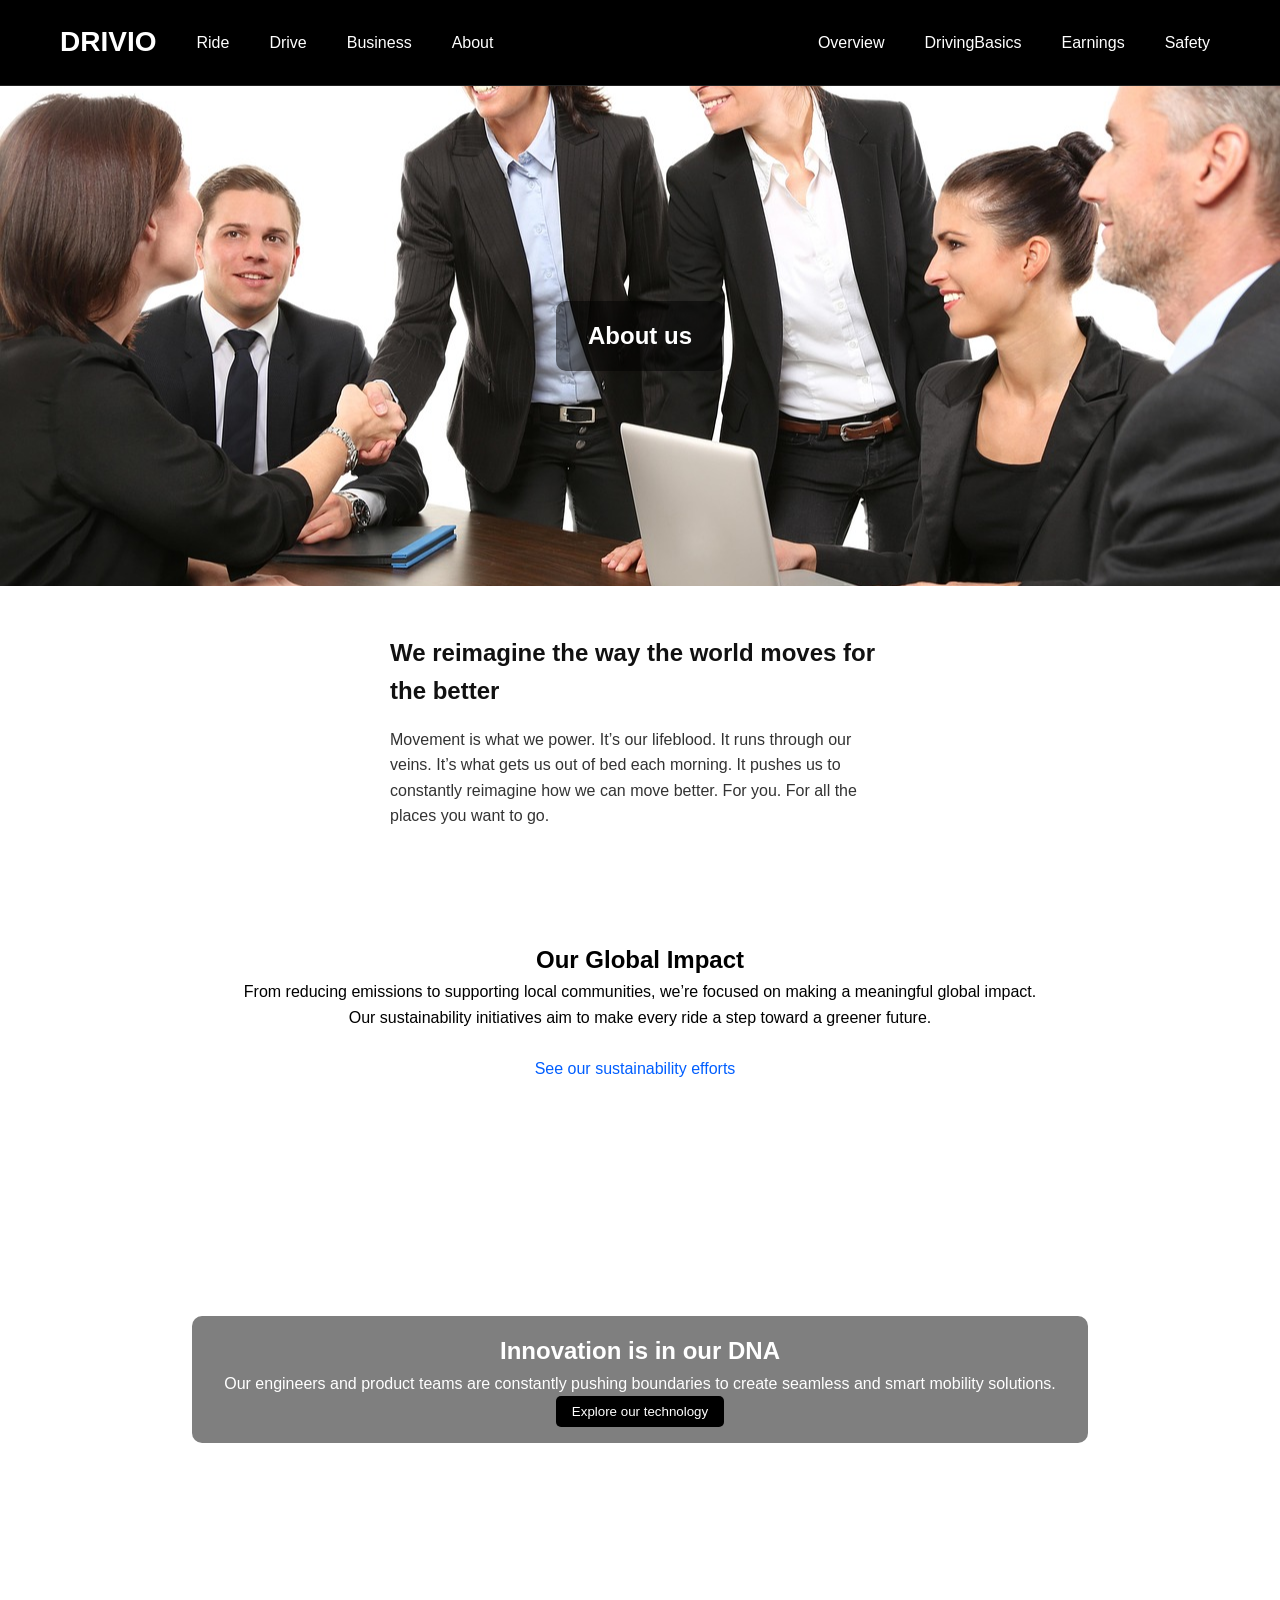
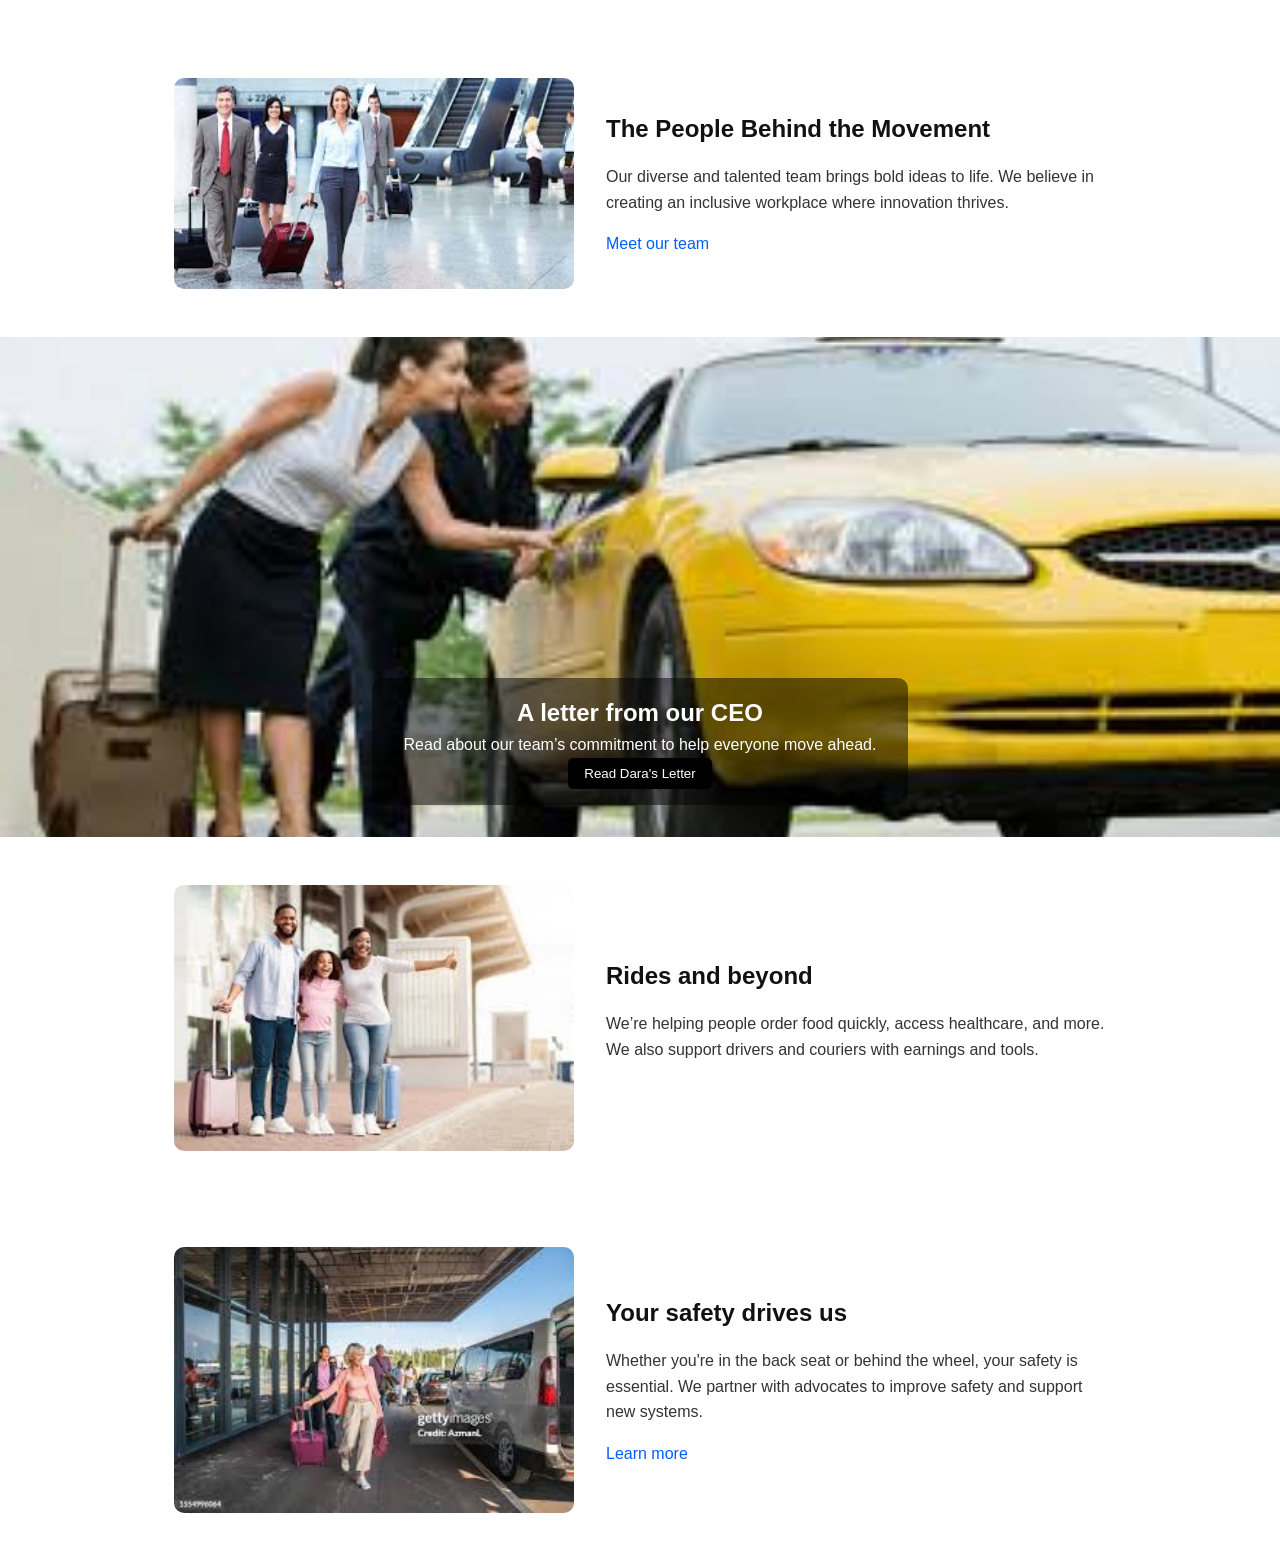
<file: about.html>
<!DOCTYPE html>
<html lang="en">
<head>
  <meta charset="UTF-8" />
  <meta name="viewport" content="width=device-width, initial-scale=1.0" />
  <title>Uber-like About Page</title>
  <link rel="stylesheet" href="aboutus.css" />
</head>
<body>
<header>
    <div class="container">
      <div class="nav-left">
        <div class="logo">DRIVIO</div>
        <ul class="nav-links">
          <li><a href="ride.html">Ride</a></li>
          <li><a href="drive.html">Drive</a></li>
          <li><a href="business.html">Business</a></li>
          <li><a href="about.html">About</a></li>
        </ul>
      </div>
      <div class="nav-right">
        <ul class="nav-links">
             <li><a href="overview.html">Overview</a></li>
             <li><a href="drivingbasics.html">DrivingBasics</a></li>
             <li><a href="earnings.html">Earnings</a></li>
             <li><a href="safety.html">Safety</a></li>
        </ul>
      </div>
    </div>
  </header>
  <!-- About Us Banner -->
  <section class="banner about-banner">
    <div class="overlay-text">
      <h1>About us</h1>
    </div>
  </section>

  <!-- Mission Statement -->
  <section class="content-section white-bg">
    <center>
    <div class="text-box">
      <h2>We reimagine the way the world moves for the better</h2>
      <p>
        Movement is what we power. It’s our lifeblood. It runs through our veins.
        It’s what gets us out of bed each morning. It pushes us to constantly
        reimagine how we can move better. For you. For all the places you want to go.
      </p>
    </div>
    </center>
  </section>
<section class="content-section white-bg">
  <h2>Our Global Impact</h2>
  <p style="max-width: 800px; margin: auto;">
    From reducing emissions to supporting local communities, we’re focused on making a meaningful global impact.
    Our sustainability initiatives aim to make every ride a step toward a greener future.
  </p>
  <br>
  <a href="#">See our sustainability efforts</a>
</section>

<!-- Innovation and Technology -->
<section class="banner tech-banner">
  <div class="overlay-text">
    <h2>Innovation is in our DNA</h2>
    <p>Our engineers and product teams are constantly pushing boundaries to create seamless and smart mobility solutions.</p>
    <button>Explore our technology</button>
  </div>
</section>

<!-- Our Team -->
<section class="content-section flex-row">
  <img src="uber16.jpg" alt="Our Team">
  <div class="text-box">
    <h2>The People Behind the Movement</h2>
    <p>
      Our diverse and talented team brings bold ideas to life. We believe in creating an inclusive workplace
      where innovation thrives.
    </p>
    <a href="#">Meet our team</a>
  </div>
</section>
  <!-- CEO Letter -->
  <section class="banner ceo-banner">
    <div class="overlay-text bottom-left">
      <h2>A letter from our CEO</h2>
      <p>Read about our team’s commitment to help everyone move ahead.</p>
      <button>Read Dara's Letter</button>
    </div>
  </section>

  <!-- Rides and Beyond -->
  <section class="content-section flex-row">
    <img src="uber10.jpg" alt="Rides" />
    <div class="text-box">
      <h2>Rides and beyond</h2>
      <p>
        We’re helping people order food quickly, access healthcare, and more.
        We also support drivers and couriers with earnings and tools.
      </p>

    </div>
  </section>

  <!-- Safety Section -->
  <section class="content-section flex-row reverse">
    <div class="text-box">
      <h2>Your safety drives us</h2>
      <p>
        Whether you're in the back seat or behind the wheel, your safety is essential.
        We partner with advocates to improve safety and support new systems.
      </p>
      <a href="#">Learn more</a>
    </div>
    <img src="uber14.jpg" alt="Safety icon" />
  </section>

</body>
</html>
</file>
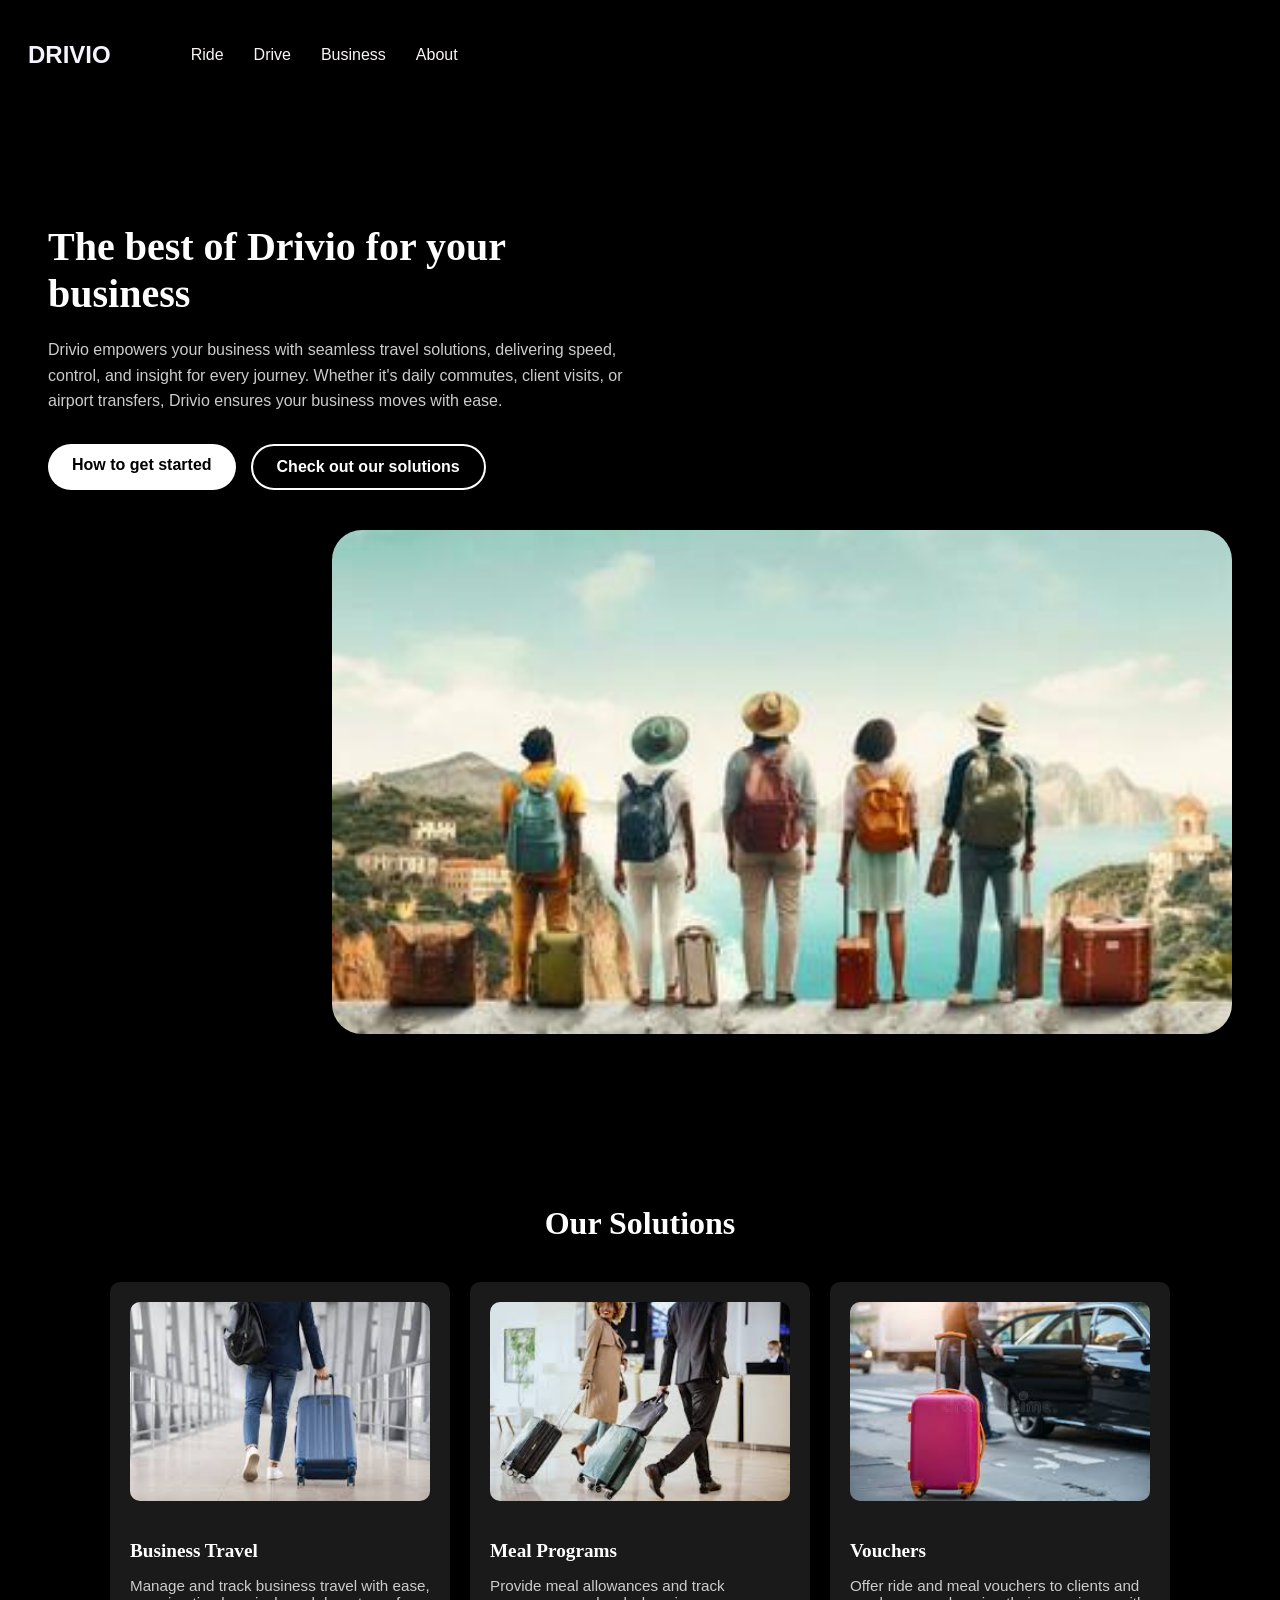
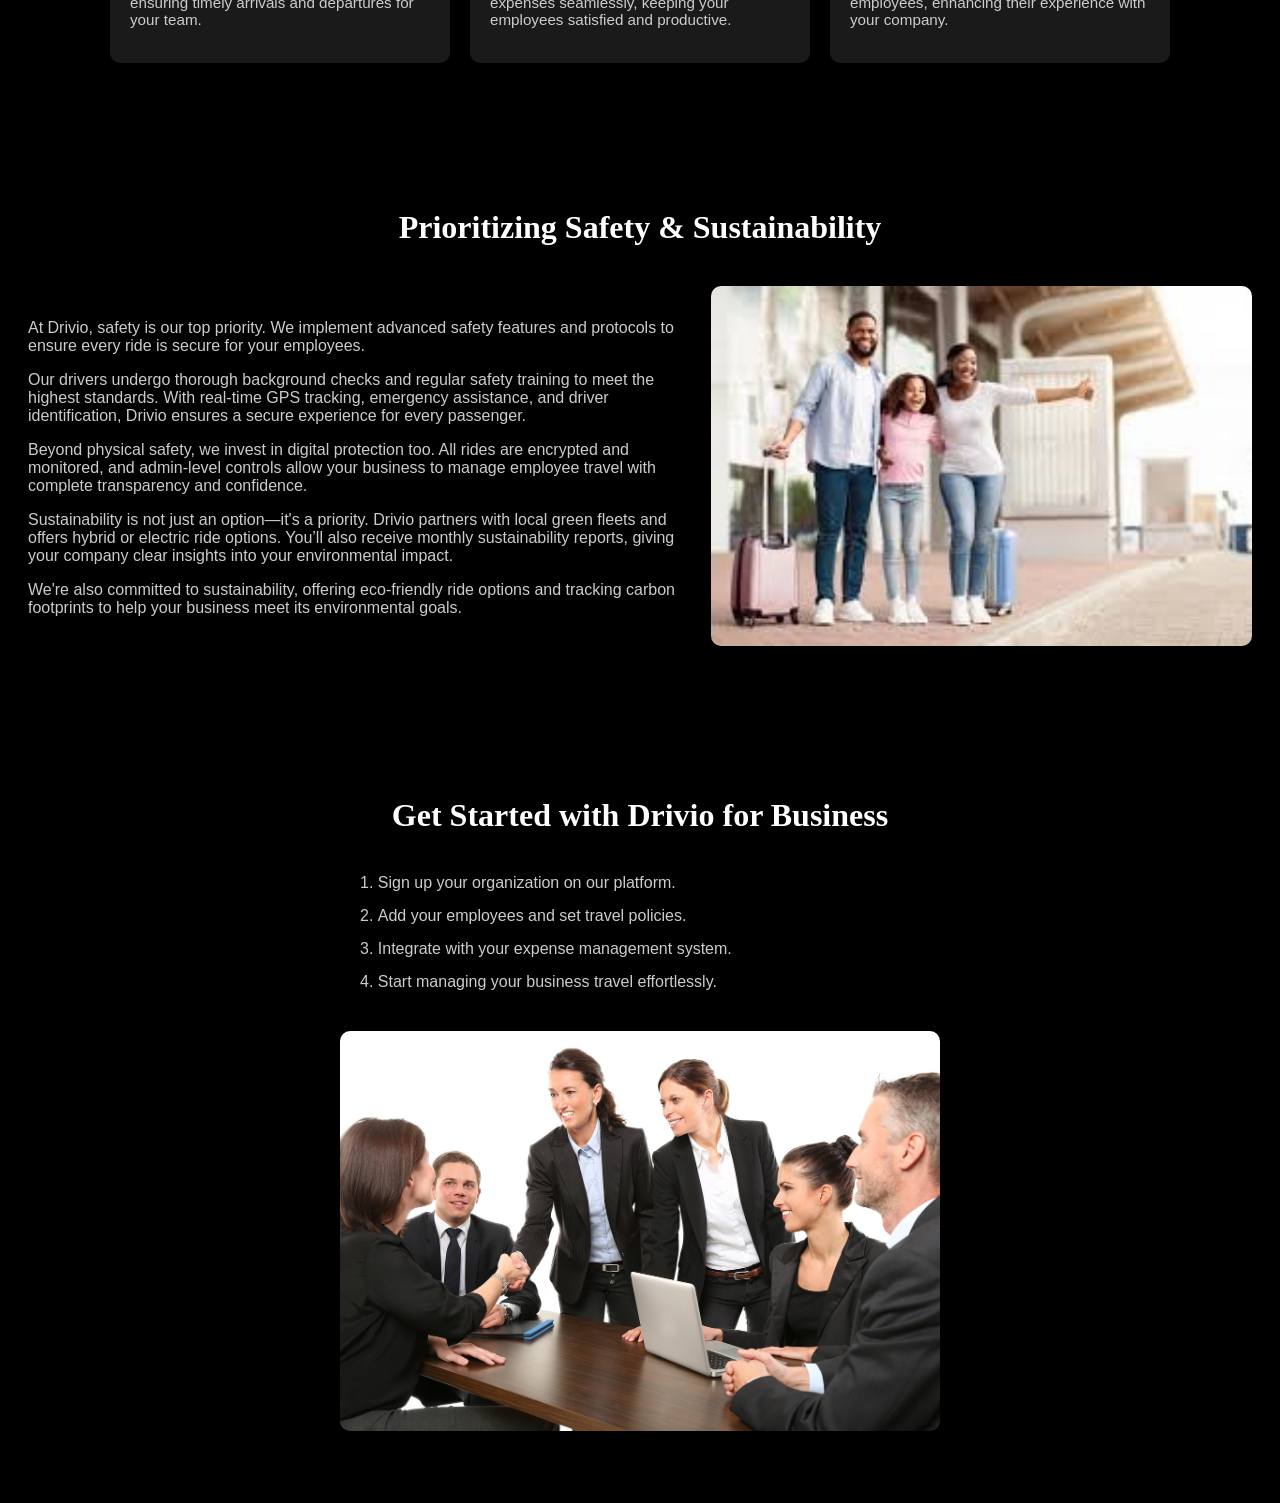
<file: business.html>
<!DOCTYPE html>
<html lang="en">
<head>
  <meta charset="UTF-8">
  <meta name="viewport" content="width=device-width, initial-scale=1.0">
  <title>Taxi Booking</title>
   <link rel="stylesheet" href="business.css">
</head>
<body>
      <header>
    <div class="container">
      <div class="nav-left">
        <div class="logo">DRIVIO</div>
        <ul class="nav-links">
          <li><a href="ride.html">Ride</a></li>
          <li><a href="drive.html">Drive</a></li>
          <li><a href="business.html">Business</a></li>
          <li><a href="about.html">About</a></li>
        </ul>
      </div>
  </header>
<body>
  <section class="hero-section">
    <div class="hero-content">
      <h1>The best of Drivio for your business</h1>
      <p>
        Drivio empowers your business with seamless travel solutions, delivering speed, control, and insight for every journey. Whether it's daily commutes, client visits, or airport transfers, Drivio ensures your business moves with ease.
      </p>
      <div class="button-group">
        <a href="get-started.html" class="btn-primary">How to get started</a>
        <a href="solutions.html" class="btn-secondary">Check out our solutions</a>
      </div>
    </div>
    <div class="hero-image">
      <img src="uber6.jpg" alt="Business professional using Drivio service" />
    </div>
  </section>
  <section class="solutions-section">
    <h2>Our Solutions</h2>
    <div class="solutions-grid">
      <div class="solution-card">
        <img src="uber7.jpg" alt="Business Travel" />
        <h3>Business Travel</h3>
        <p>Manage and track business travel with ease, ensuring timely arrivals and departures for your team.</p>
      </div>
      <div class="solution-card">
        <img src="uber8.jpg" alt="Meal Programs" />
        <h3>Meal Programs</h3>
        <p>Provide meal allowances and track expenses seamlessly, keeping your employees satisfied and productive.</p>
      </div>
      <div class="solution-card">
        <img src="uber9.jpg" alt="Vouchers" />
        <h3>Vouchers</h3>
        <p>Offer ride and meal vouchers to clients and employees, enhancing their experience with your company.</p>
      </div>
    </div>
  </section>
</section>
  <section class="safety-section">
    <h2>Prioritizing Safety & Sustainability</h2>
    <div class="safety-content">
      <div class="safety-text">
        <p>At Drivio, safety is our top priority. We implement advanced safety features and protocols to ensure every ride is secure for your employees.</p>
        <p>Our drivers undergo thorough background checks and regular safety training to meet the highest standards. With real-time GPS tracking, emergency assistance, and driver identification, Drivio ensures a secure experience for every passenger.</p>
        <p>Beyond physical safety, we invest in digital protection too. All rides are encrypted and monitored, and admin-level controls allow your business to manage employee travel with complete transparency and confidence.</p>
        <p>Sustainability is not just an option—it's a priority. Drivio partners with local green fleets and offers hybrid or electric ride options. You’ll also receive monthly sustainability reports, giving your company clear insights into your environmental impact.
        <p>We're also committed to sustainability, offering eco-friendly ride options and tracking carbon footprints to help your business meet its environmental goals.</p>
      </div>
      <div class="safety-image">
        <img src="uber10.jpg" alt="Safety Measures" />
      </div>
    </div>
  </section>
  <section class="get-started-section">
    <h2>Get Started with Drivio for Business</h2>
    <ol class="get-started-steps">
      <li>Sign up your organization on our platform.</li>
      <li>Add your employees and set travel policies.</li>
      <li>Integrate with your expense management system.</li>
      <li>Start managing your business travel effortlessly.</li>
    </ol>
    <div class="get-started-image">
      <img src="uber5.jpg" alt="Getting Started" />
    </div>
  </section>
</body>
</html>
</file>
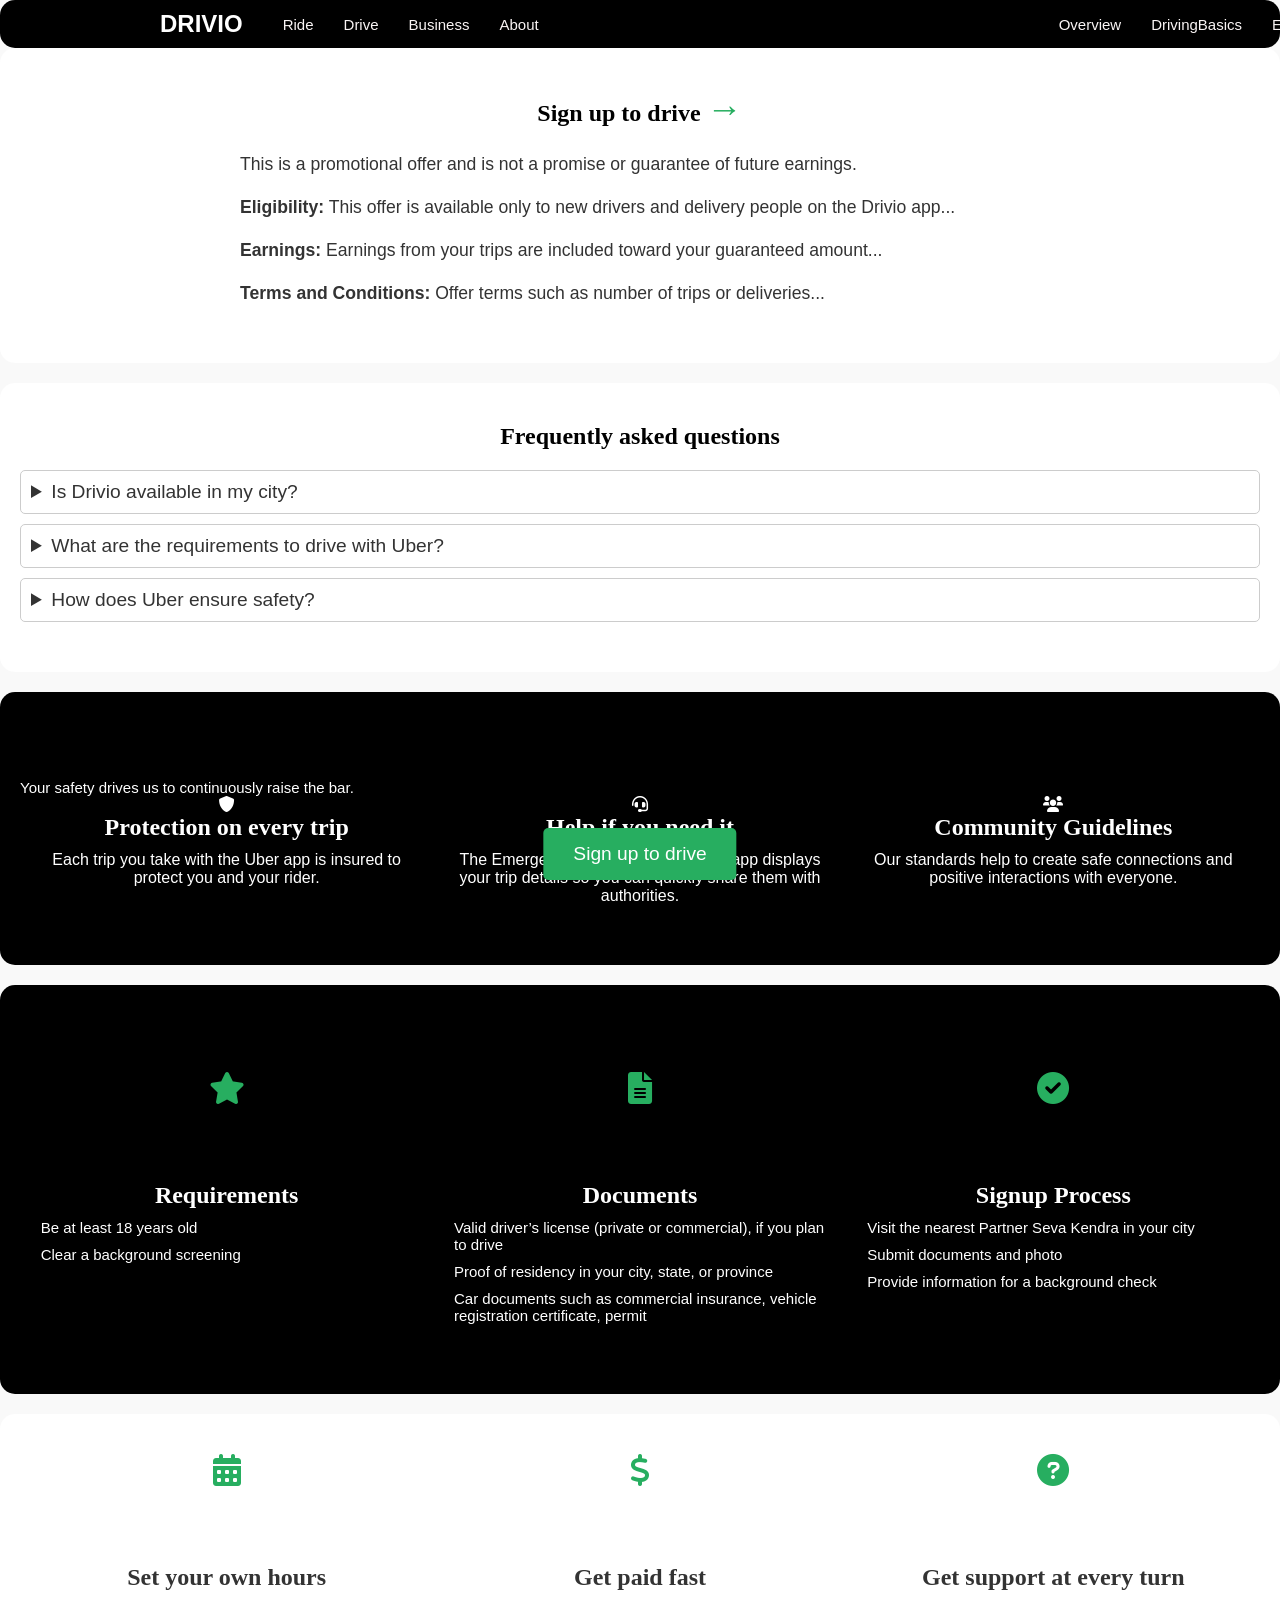
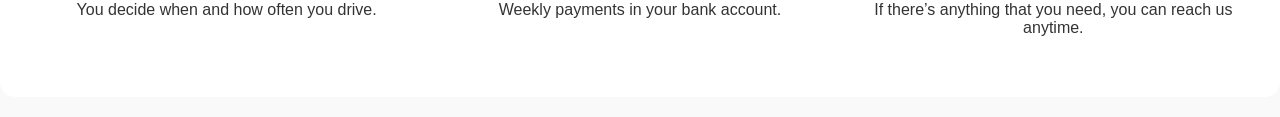
<file: drive.html>
<!DOCTYPE html>
<html lang="en">
<head>
    <meta charset="UTF-8">
    <meta name="viewport" content="width=device-width, initial-scale=1.0">
    <title>Drivio Drive - All Pages</title>
    <link rel="stylesheet" href="https://cdnjs.cloudflare.com/ajax/libs/font-awesome/6.0.0-beta3/css/all.min.css">
    <link rel="stylesheet" href="drive.css">
</head>
<body>
    <header>
    <div class="container">
      <div class="nav-left">
        <div class="logo">DRIVIO</div>
        <ul class="nav-links">
          <li><a href="ride.html">Ride</a></li>
          <li><a href="drive.html">Drive</a></li>
          <li><a href="business.html">Business</a></li>
          <li><a href="about.html">About</a></li>
        </ul>
      </div>
      <div class="nav-right">
        <ul class="nav-links">
             <li><a href="overview.html">Overview</a></li>
             <li><a href="drivingbasics.html">DrivingBasics</a></li>
             <li><a href="earnings.html">Earnings</a></li>
             <li><a href="safety.html">Safety</a></li>
        </ul>
      </div>
    </div>
  </header>
    <!-- Section 1: Sign up Offer -->
    <section id="signup-offer" class="section">
        <h1>Sign up to drive <span class="arrow">→</span></h1>
        <div class="content">
            <p>This is a promotional offer and is not a promise or guarantee of future earnings.</p>
            <p><strong>Eligibility:</strong> This offer is available only to new drivers and delivery people on the Drivio app...</p>
            <p><strong>Earnings:</strong> Earnings from your trips are included toward your guaranteed amount...</p>
            <p><strong>Terms and Conditions:</strong> Offer terms such as number of trips or deliveries...</p>
        </div>
    </section>

    <!-- Section 2: FAQ -->
    <section id="faq" class="section">
        <h1>Frequently asked questions</h1>
        <div class="faq-list">
            <details>
                <summary>Is Drivio available in my city?</summary>
                <p>Drivio is available in hundreds of cities worldwide...</p>
            </details>
            <details>
                <summary>What are the requirements to drive with Uber?</summary>
                <p>Must meet the minimum age to drive in your city...</p>
            </details>
            <details>
                <summary>How does Uber ensure safety?</summary>
                <p>Uber has a Global Safety Team dedicated to preventing incidents...</p>
            </details>
        </div>
    </section>

    <!-- Section 3: Safety on the Road (Black Background) -->
    <section id="safety" class="section black-background">
        <h1>Safety on the road</h1>
        <p>Your safety drives us to continuously raise the bar.</p>
        <div class="features">
            <div class="feature">
                <i class="fas fa-shield-alt"></i>
                <h2>Protection on every trip</h2>
                <p>Each trip you take with the Uber app is insured to protect you and your rider.</p>
            </div>
            <div class="feature">
                <i class="fas fa-headset"></i>
                <h2>Help if you need it</h2>
                <p>The Emergency Button calls 911. The app displays your trip details so you can quickly share them with authorities.</p>
            </div>
            <div class="feature">
                <i class="fas fa-users"></i>
                <h2>Community Guidelines</h2>
                <p>Our standards help to create safe connections and positive interactions with everyone.</p>
            </div>
        </div>
    </section>

    <!-- Section 4: Requirements (Black Background) -->
    <section id="requirements" class="section black-background">
        <h1>What you need to sign up</h1>
        <div class="columns">
            <div class="column requirements">
                <i class="fas fa-star"></i>
                <h2>Requirements</h2>
                <ul>
                    <li>Be at least 18 years old</li>
                    <li>Clear a background screening</li>
                </ul>
            </div>
            <div class="column documents">
                <i class="fas fa-file-alt"></i>
                <h2>Documents</h2>
                <ul>
                    <li>Valid driver’s license (private or commercial), if you plan to drive</li>
                    <li>Proof of residency in your city, state, or province</li>
                    <li>Car documents such as commercial insurance, vehicle registration certificate, permit</li>
                </ul>
            </div>
            <div class="column process">
                <i class="fas fa-check-circle"></i>
                <h2>Signup Process</h2>
                <ul>
                    <li>Visit the nearest Partner Seva Kendra in your city</li>
                    <li>Submit documents and photo</li>
                    <li>Provide information for a background check</li>
                </ul>
            </div>
        </div>
    </section>

    <!-- Section 5: Be Your Own Boss -->
    <section id="be-your-boss" class="section">
        <div class="benefits">
            <div class="benefit">
                <i class="fas fa-calendar-alt"></i>
                <h2>Set your own hours</h2>
                <p>You decide when and how often you drive.</p>
            </div>
            <div class="benefit">
                <i class="fas fa-dollar-sign"></i>
                <h2>Get paid fast</h2>
                <p>Weekly payments in your bank account.</p>
            </div>
            <div class="benefit">
                <i class="fas fa-question-circle"></i>
                <h2>Get support at every turn</h2>
                <p>If there’s anything that you need, you can reach us anytime.</p>
            </div>
        </div>
    </section>

    <!-- Fixed Sign Up Button -->
    <div class="fixed-cta">
        <a href="signin.html" class="cta-button">Sign up to drive</a>
    </div>
</body>
</html>
</file>
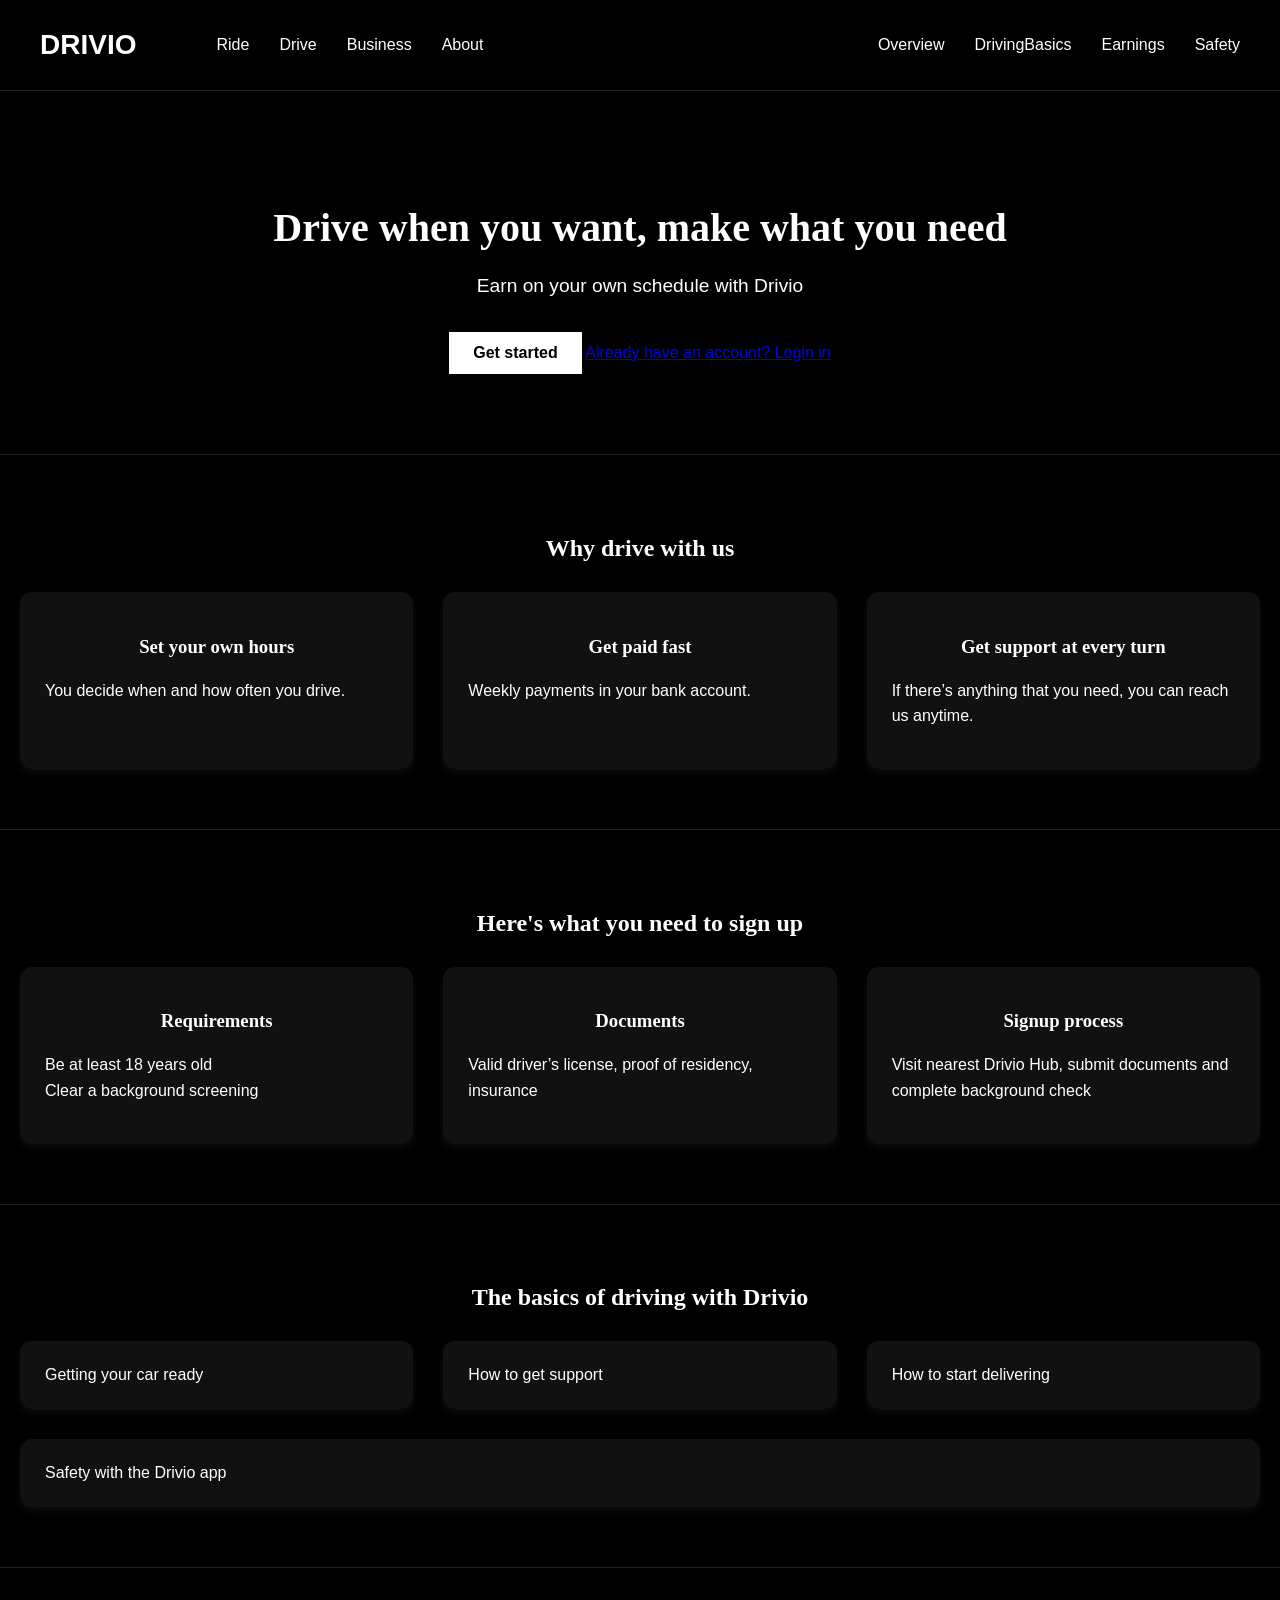
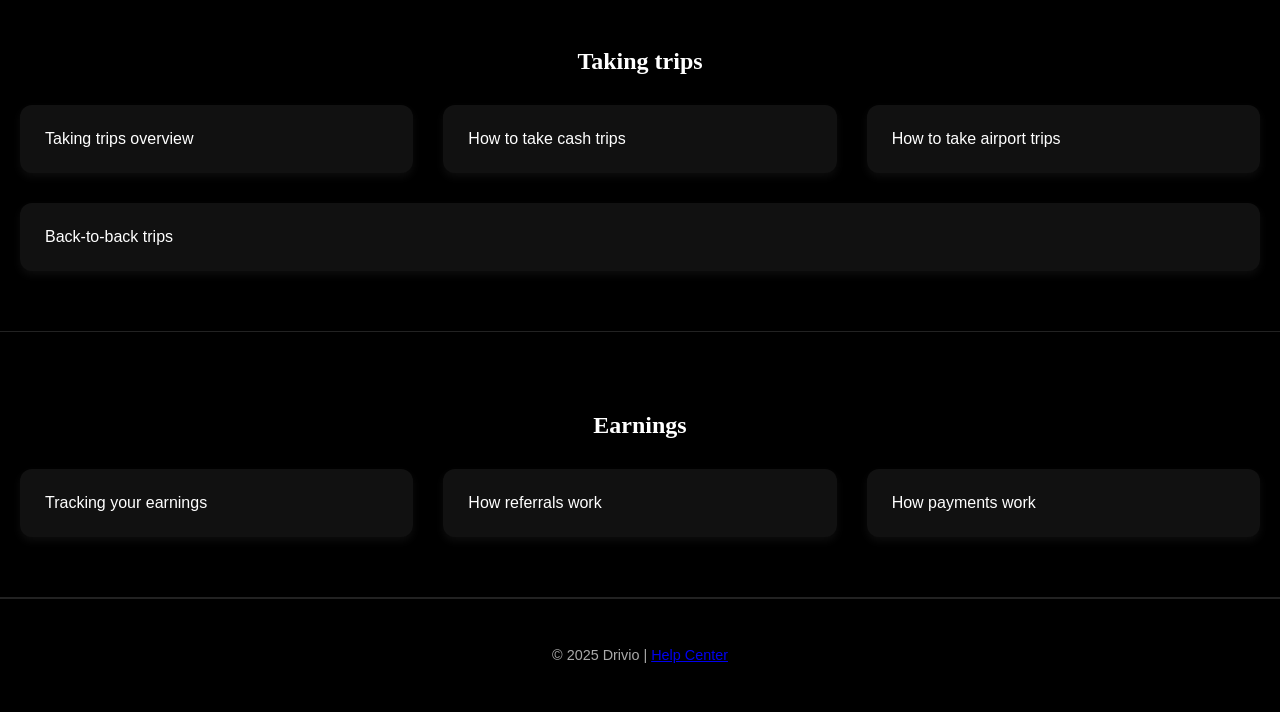
<file: drivingbasics.html>
<!DOCTYPE html>
<html lang="en">
<head>
  <meta charset="UTF-8">
  <title>Drivio - Drive with Flexibility</title>
  <link rel="stylesheet" href="drivingbasics.css">
</head>
<body>
<header>
    <div class="container">
      <div class="nav-left">
        <div class="logo">DRIVIO</div>
        <ul class="nav-links">
          <li><a href="ride.html">Ride</a></li>
          <li><a href="drive.html">Drive</a></li>
          <li><a href="business.html">Business</a></li>
          <li><a href="about.html">About</a></li>
        </ul>
      </div>
      <div class="nav-right">
        <ul class="nav-links">
             <li><a href="overview.html">Overview</a></li>
             <li><a href="drivingbasics.html">DrivingBasics</a></li>
             <li><a href="earnings.html">Earnings</a></li>
             <li><a href="safety.html">Safety</a></li>
        </ul>
      </div>
    </div>
  </header>
  <section class="hero">
    <div class="hero-text">
      <h1>Drive when you want, make what you need</h1>
      <p>Earn on your own schedule with Drivio</p>
      <button onclick="location.href='signin.html'">Get started</button>
      <a href="login.html">Already have an account? Login in</a>
    </div>
</section>

  <section class="why-drive">
    <h2>Why drive with us</h2>
    <div class="features">
      <div>
        <h3>Set your own hours</h3>
        <p>You decide when and how often you drive.</p>
      </div>
      <div>
        <h3>Get paid fast</h3>
        <p>Weekly payments in your bank account.</p>
      </div>
      <div>
        <h3>Get support at every turn</h3>
        <p>If there’s anything that you need, you can reach us anytime.</p>
      </div>
    </div>
  </section>

  <section class="signup">
    <h2>Here's what you need to sign up</h2>
    <div class="requirements">
      <div>
        <h3>Requirements</h3>
        <p>Be at least 18 years old<br>Clear a background screening</p>
      </div>
      <div>
        <h3>Documents</h3>
        <p>Valid driver’s license, proof of residency, insurance</p>
      </div>
      <div>
        <h3>Signup process</h3>
        <p>Visit nearest Drivio Hub, submit documents and complete background check</p>
      </div>
    </div>
  </section>

  <section class="basics">
    <h2>The basics of driving with Drivio</h2>
    <div class="basics-list">
      <div>Getting your car ready</div>
      <div>How to get support</div>
      <div>How to start delivering</div>
      <div>Safety with the Drivio app</div>
    </div>
  </section>

  <section class="trips">
    <h2>Taking trips</h2>
    <div class="trips-list">
      <div>Taking trips overview</div>
      <div>How to take cash trips</div>
      <div>How to take airport trips</div>
      <div>Back-to-back trips</div>
    </div>
  </section>

  <section class="earnings">
    <h2>Earnings</h2>
    <div class="earnings-list">
      <div>Tracking your earnings</div>
      <div>How referrals work</div>
      <div>How payments work</div>
    </div>
  </section>

  <footer>
    <p>&copy; 2025 Drivio | <a href="#">Help Center</a></p>
  </footer>

</body>
</html>
</file>
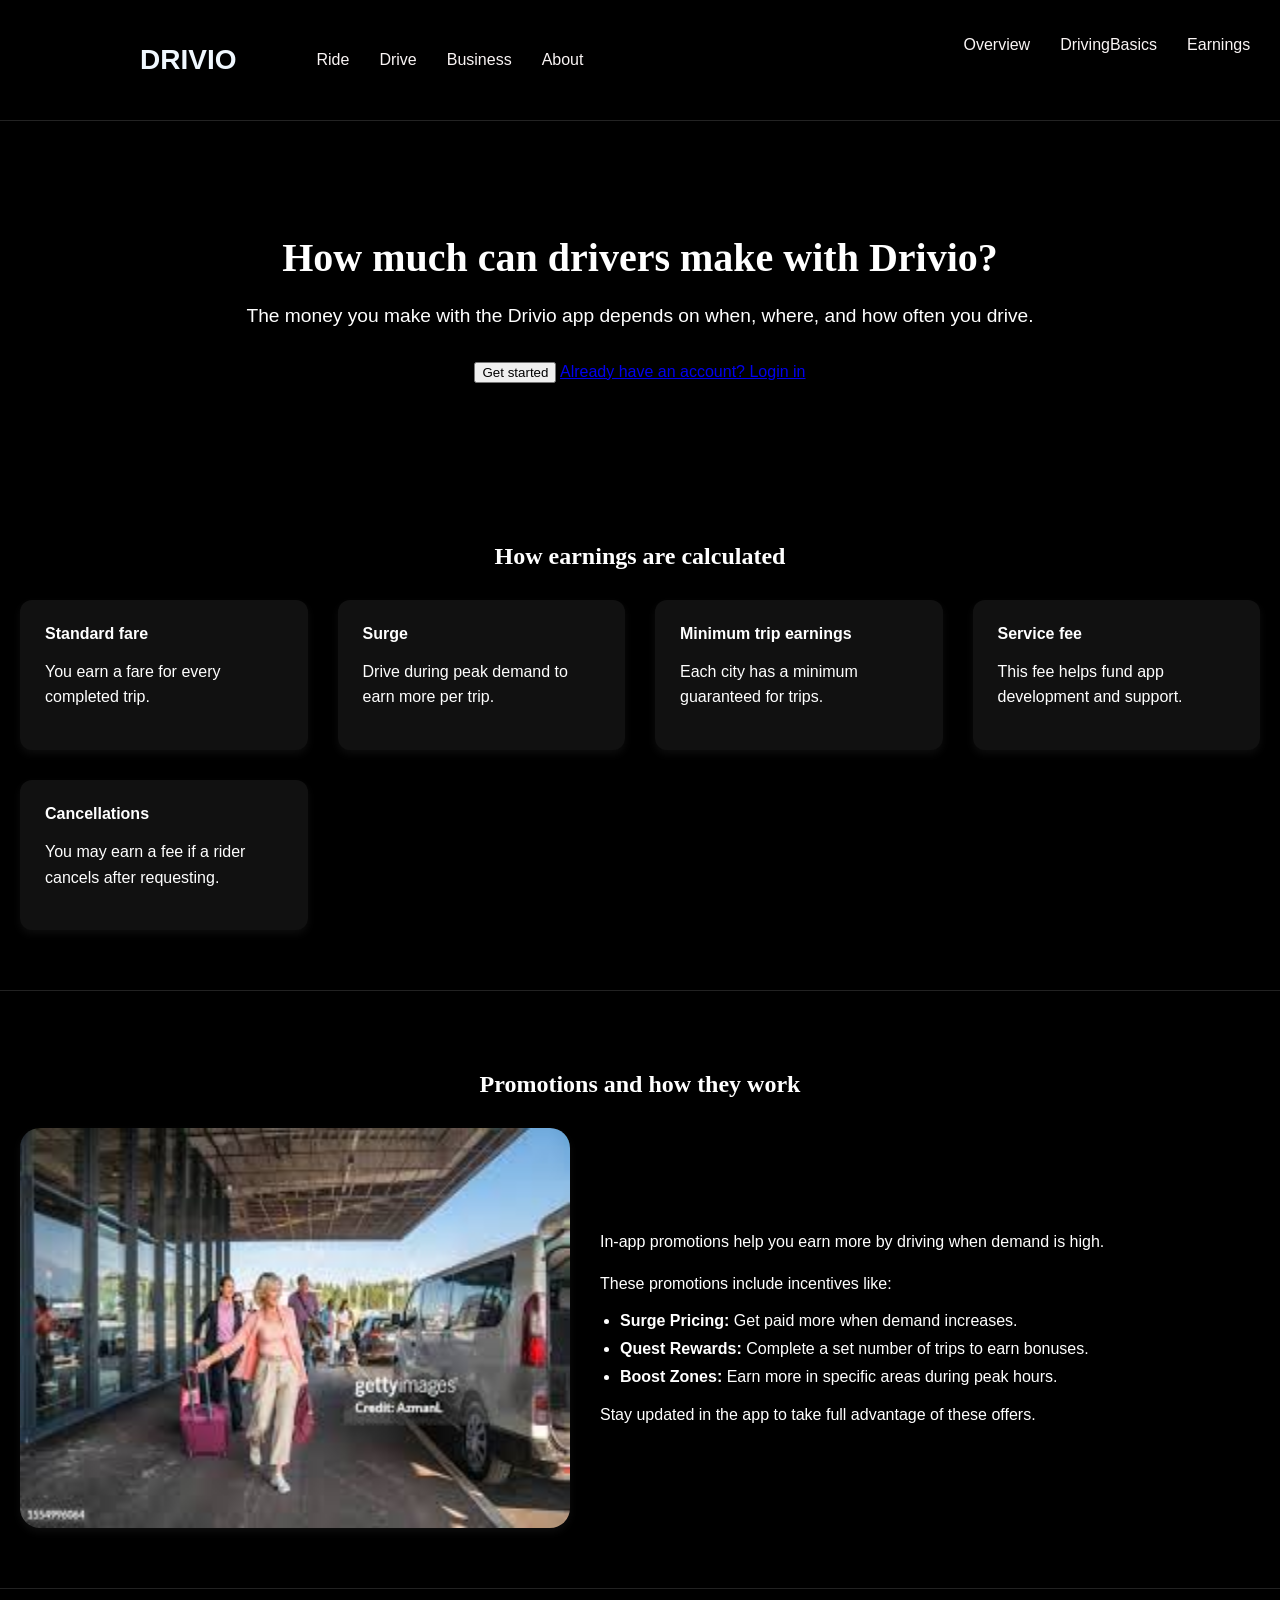
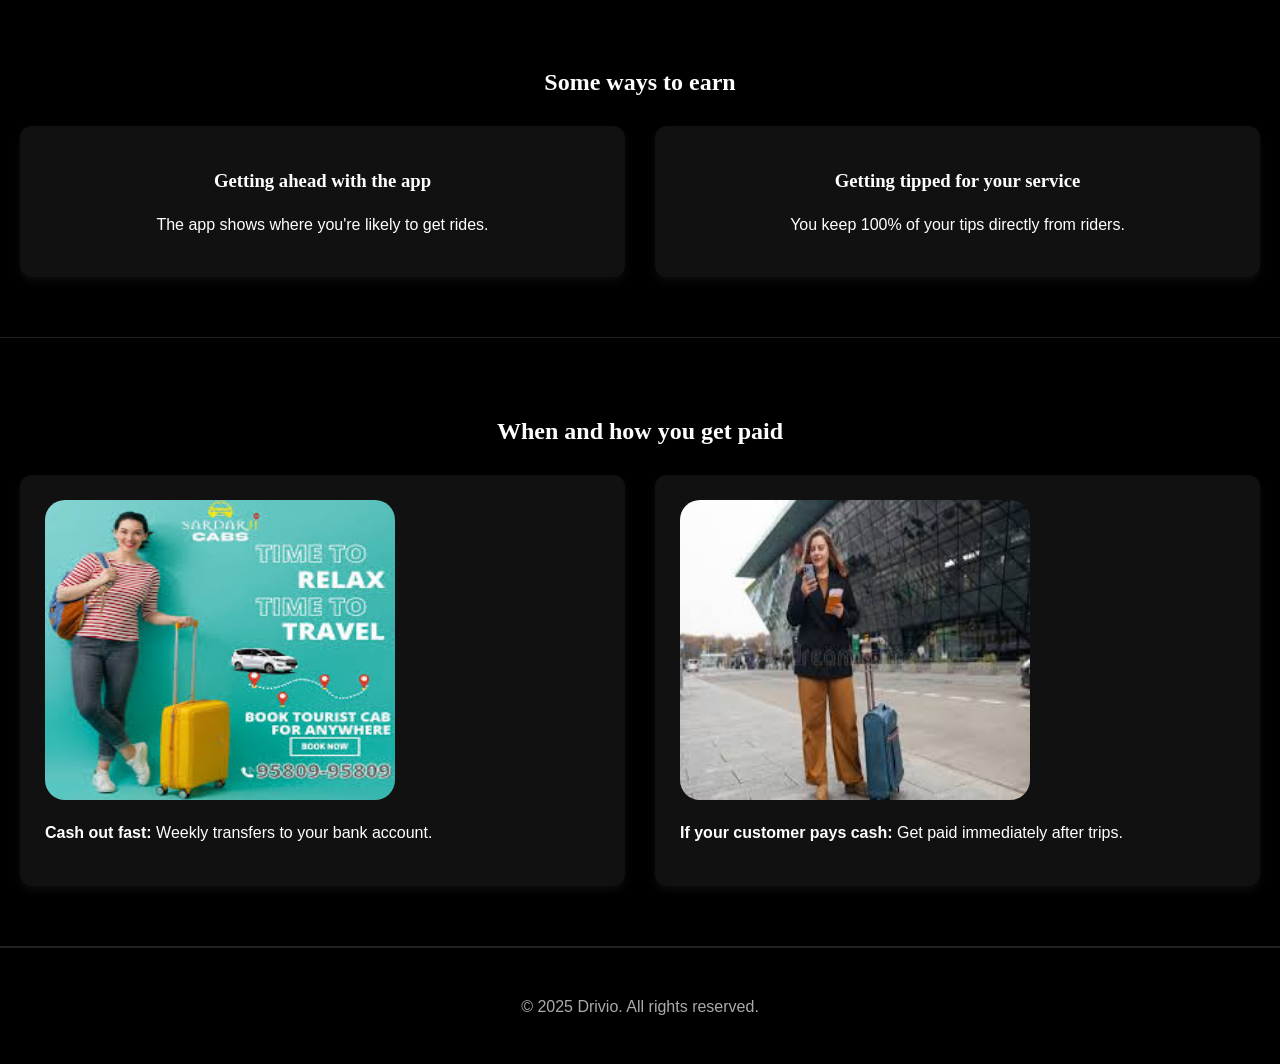
<file: earnings.html>
<!DOCTYPE html>
<html lang="en">
<head>
  <meta charset="UTF-8" />
  <meta name="viewport" content="width=device-width, initial-scale=1.0"/>
  <title>Drivio Driver Info</title>
  <link rel="stylesheet" href="earnings.css">
</head>
<body>
<header>
    <div class="container">
      <div class="nav-left">
        <div class="logo">DRIVIO</div>
        <ul class="nav-links">
          <li><a href="ride.html">Ride</a></li>
          <li><a href="drive.html">Drive</a></li>
          <li><a href="business.html">Business</a></li>
          <li><a href="about.html">About</a></li>
        </ul>
      </div>
      <div class="nav-right">
        <ul class="nav-links">
             <li><a href="overview.html">Overview</a></li>
             <li><a href="drivingbasics.html">DrivingBasics</a></li>
             <li><a href="earnings.html">Earnings</a></li>
             <li><a href="safety.html">Safety</a></li>
        </ul>
      </div>
    </div>
  </header>
  <section class="hero">
    <h1>How much can drivers make with Drivio?</h1>
    <p>The money you make with the Drivio app depends on when, where, and how often you drive.</p>
    <button onclick="location.href='signin.html'">Get started</button>
    <a href="login.html">Already have an account? Login in</a>
  </section>

  <section class="earnings-section">
    <h2>How earnings are calculated</h2>
    <div class="earnings-grid">
      <div><strong>Standard fare</strong><p>You earn a fare for every completed trip.</p></div>
      <div><strong>Surge</strong><p>Drive during peak demand to earn more per trip.</p></div>
      <div><strong>Minimum trip earnings</strong><p>Each city has a minimum guaranteed for trips.</p></div>
      <div><strong>Service fee</strong><p>This fee helps fund app development and support.</p></div>
      <div><strong>Cancellations</strong><p>You may earn a fee if a rider cancels after requesting.</p></div>
    </div>
  </section>
</section>
</section>
  <section class="promotions">
  <h2>Promotions and how they work</h2>
  <div class="promo-content">
    <img src="uber14.jpg" alt="Promotion Image" />
    <div class="promo-text">
      <p>In-app promotions help you earn more by driving when demand is high.</p>
      <p>These promotions include incentives like:</p>
      <ul>
        <li><strong>Surge Pricing:</strong> Get paid more when demand increases.</li>
        <li><strong>Quest Rewards:</strong> Complete a set number of trips to earn bonuses.</li>
        <li><strong>Boost Zones:</strong> Earn more in specific areas during peak hours.</li>
      </ul>
      <p>Stay updated in the app to take full advantage of these offers.</p>
    </div>
  </div>
</section>


  <section class="ways-to-earn">
    <h2>Some ways to earn</h2>
    <div class="ways-grid">
        <center>
      <div>
        <h3>Getting ahead with the app</h3>
        <p>The app shows where you're likely to get rides.</p>
      </div>
      </center>
      <center>
      <div>
        <h3>Getting tipped for your service</h3>
        <p>You keep 100% of your tips directly from riders.</p>
      </div>
      </center>
    </div>
  </section>

  <section class="payments">
    <h2>When and how you get paid</h2>
    <div class="pay-grid">
      <div>
        <img src="uber12.jpg" alt="Cash out fast" />
        <p><strong>Cash out fast:</strong> Weekly transfers to your bank account.</p>
      </div>
      <div>
        <img src="uber13.jpg" alt="Customer cash" />
        <p><strong>If your customer pays cash:</strong> Get paid immediately after trips.</p>
      </div>
    </div>
  </section>

  <footer>
    <p>&copy; 2025 Drivio. All rights reserved.</p>
  </footer>

</body>
</html>
</file>
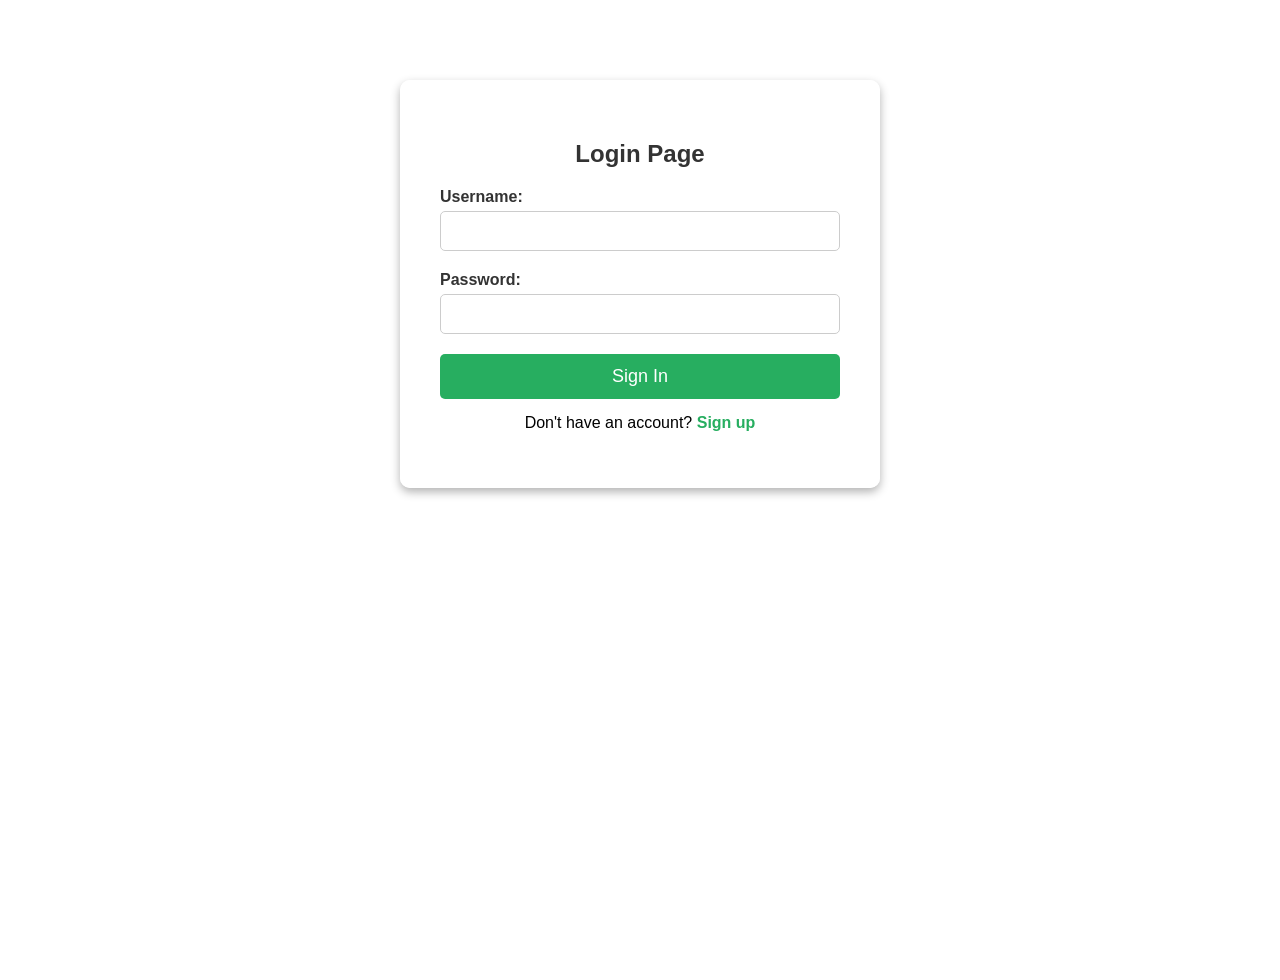
<file: login.html>
<!DOCTYPE html>
<html lang="en">
<head>
  <meta charset="UTF-8">
  <title>Login Page</title>
  <link rel="stylesheet" href="login.css">
</head>
<body>

<div class="background"></div>

<div class="form-container">
  <h2>Login Page</h2>

  <form action="https://formspree.io/f/xkgrnran" method="POST">
    <label for="username">Username:</label>
    <input type="text" id="username" name="username" required>

    <label for="password">Password:</label>
    <input type="password" id="password" name="password" required>

    <button type="submit">Sign In</button>
    <p class="signup-link">Don't have an account? <a href="signin.html">Sign up</a></p>
  </form>
</div>

</body>
</html>
</file>
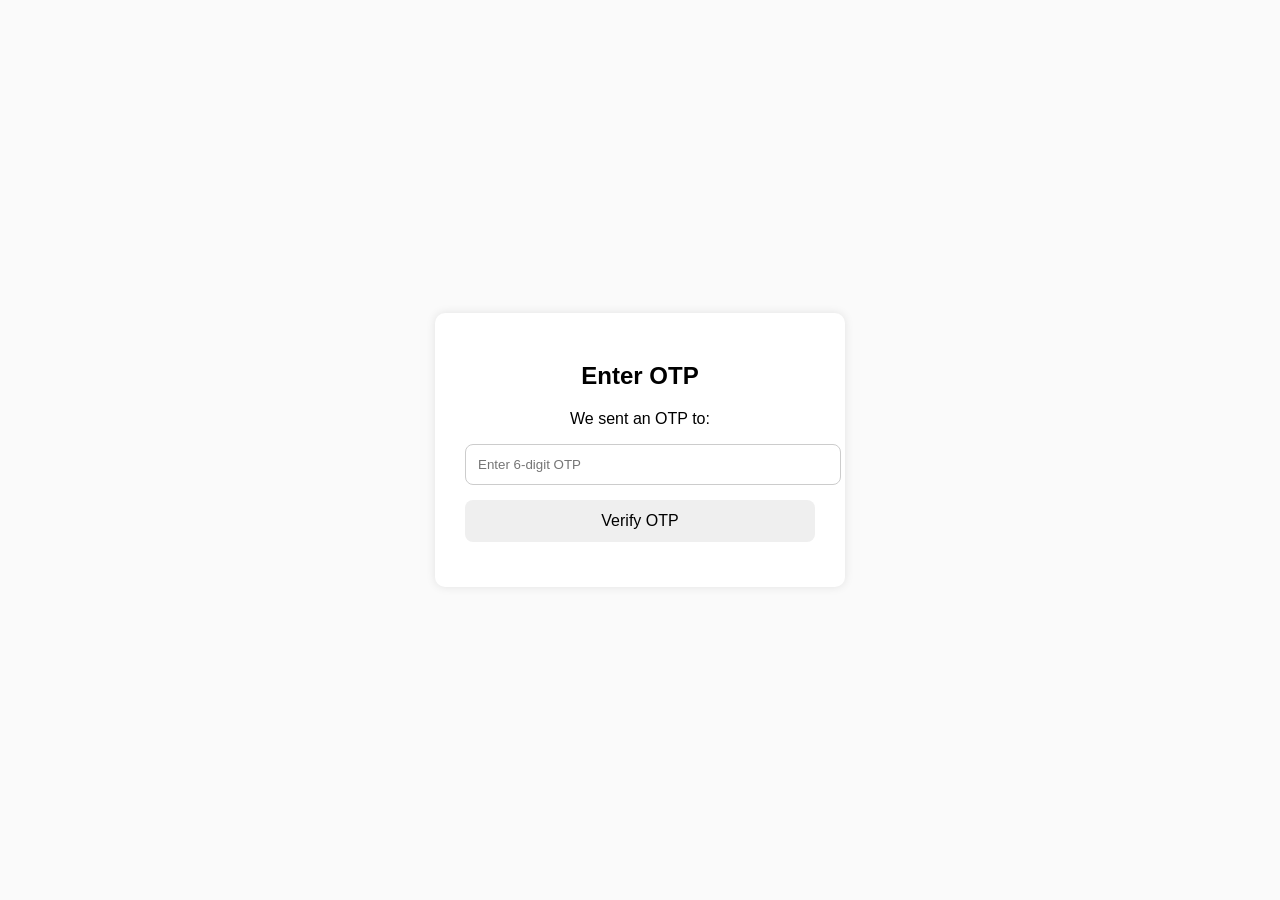
<file: otp.html>
<!DOCTYPE html>
<html lang="en">
<head>
  <meta charset="UTF-8">
  <meta name="viewport" content="width=device-width, initial-scale=1">
  <title>Verify OTP</title>
  <link rel="stylesheet" href="ride.css">
   <script src="script.js"></script>
</head>
<body>
  <div class="container">
    <h2>Enter OTP</h2>
    <p>We sent an OTP to: <span id="userContact"></span></p>
    <input type="text" id="otpInput" placeholder="Enter 6-digit OTP">
    <button id="verifyBtn">Verify OTP</button>
  </div>

  <script>
    // Retrieve stored data
    const userContact = localStorage.getItem('userInput');
    const generatedOTP = localStorage.getItem('otp');

    document.getElementById('userContact').textContent = userContact;

    document.getElementById('verifyBtn').addEventListener('click', function() {
      const enteredOTP = document.getElementById('otpInput').value;
      if (enteredOTP === generatedOTP) {
        alert('OTP verified successfully! ✅');
        // You can redirect to homepage after successful login
        window.location.href = 'home.html'; // Or wherever you want
      } else {
        alert('Incorrect OTP ❌. Please try again.');
      }
    });
  </script>
</body>
</html>
</file>
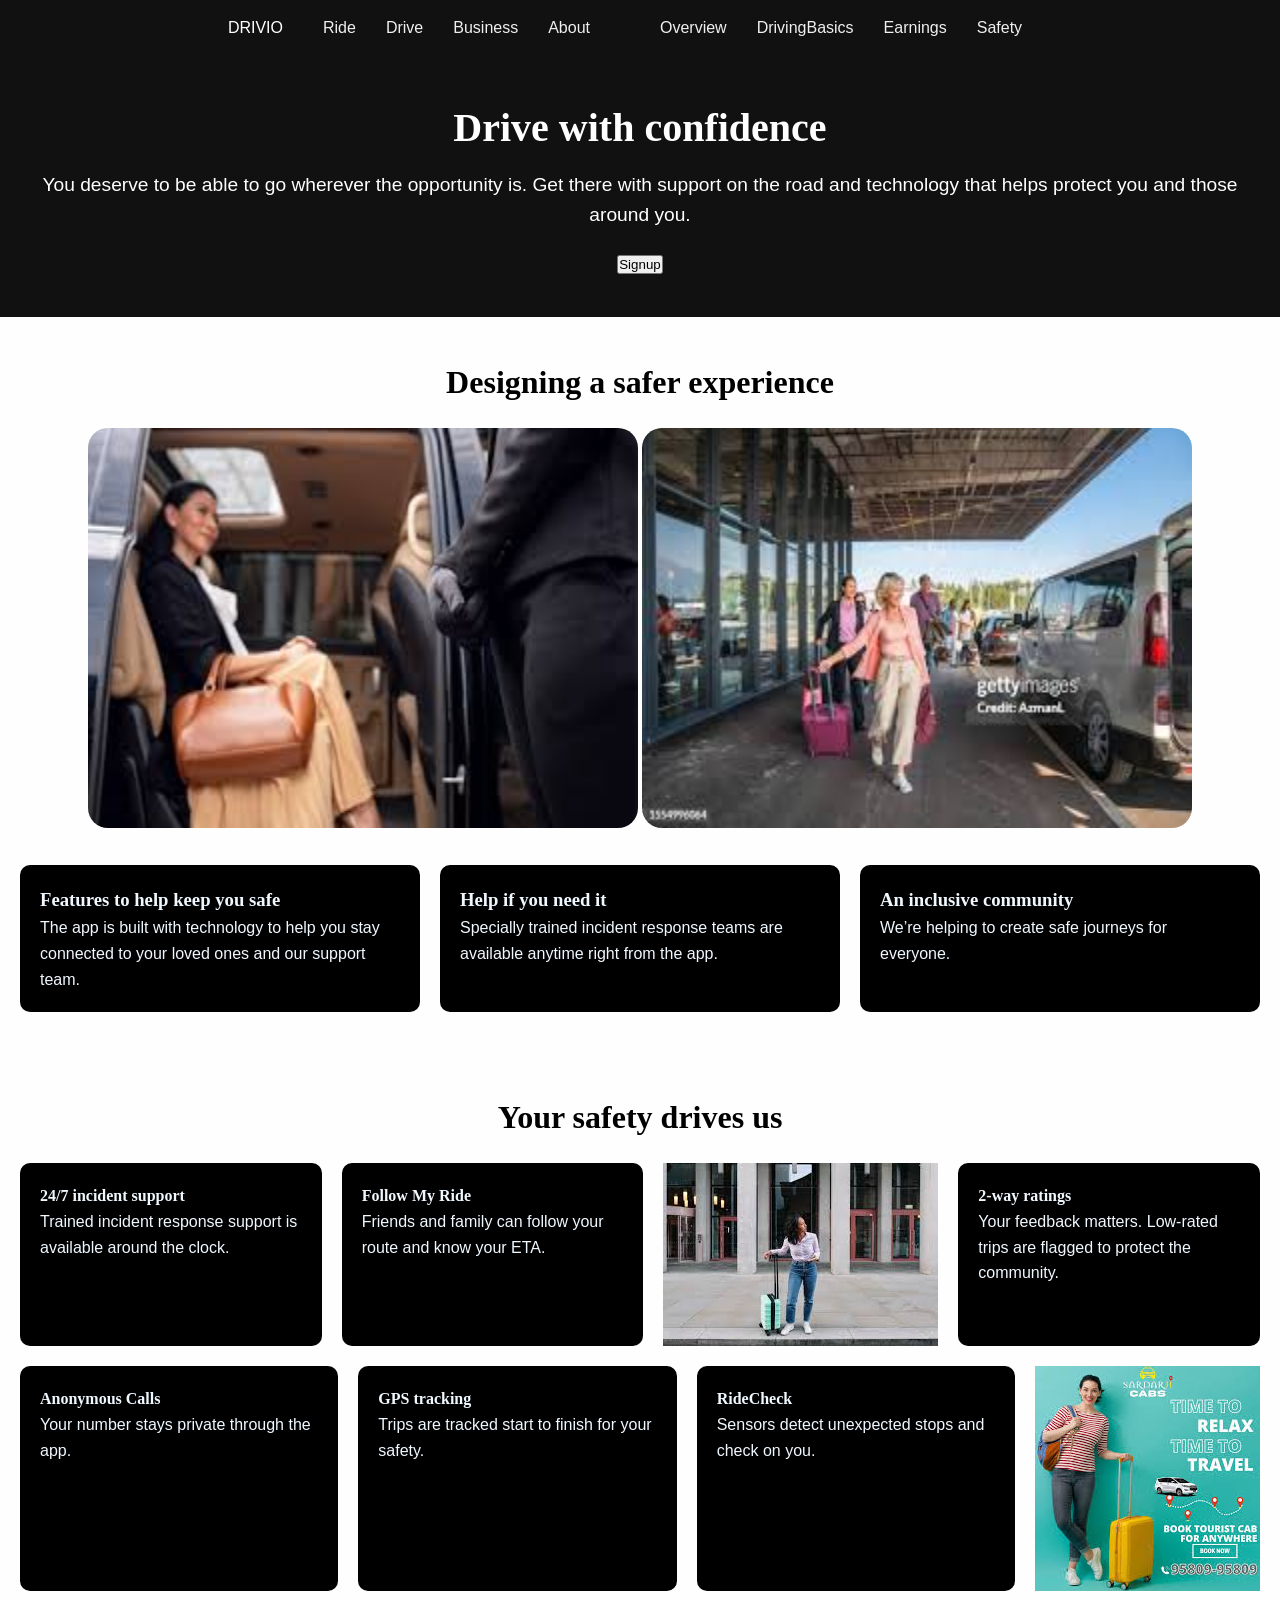
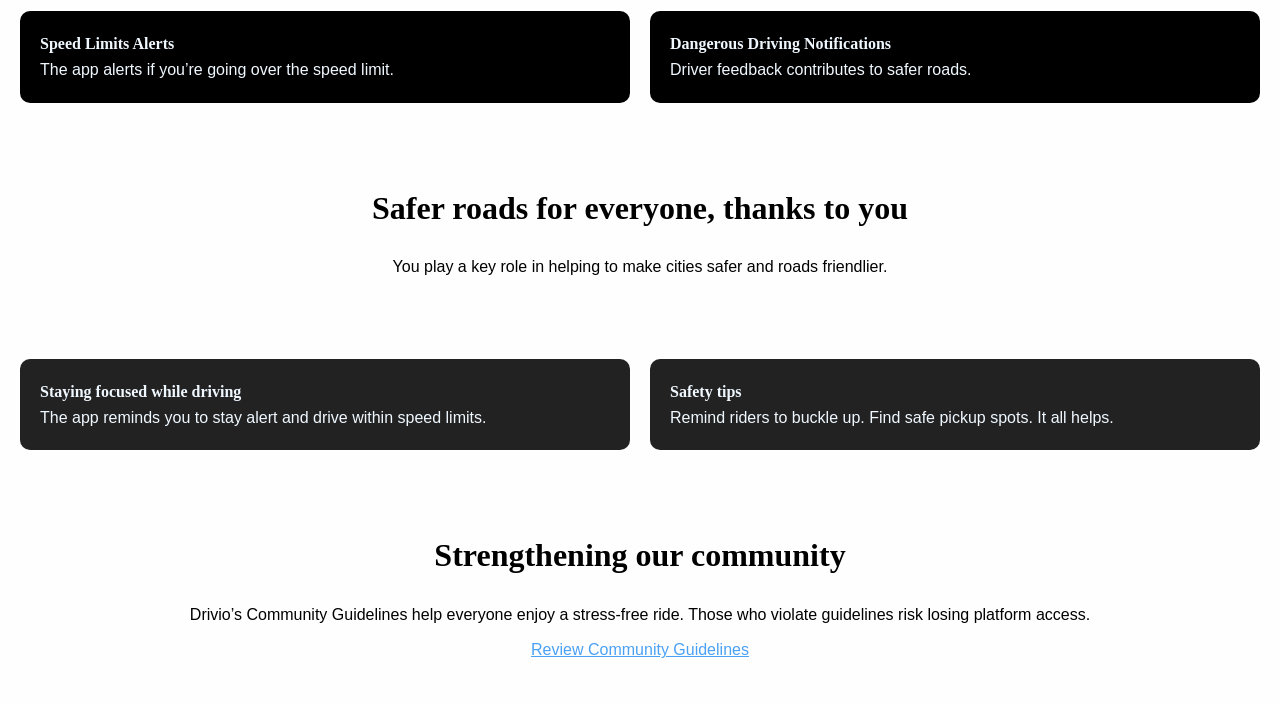
<file: safety.html>
<!DOCTYPE html>
<html lang="en">
<head>
  <meta charset="UTF-8">
  <meta name="viewport" content="width=device-width, initial-scale=1.0">
  <title>Drivio Safety</title>
  <link rel="stylesheet" href="safety.css">
</head>
<body>
     <header>
    <div class="container">
      <div class="nav-left">
        <div class="logo">DRIVIO</div>
        <ul class="nav-links">
          <li><a href="ride.html">Ride</a></li>
          <li><a href="drive.html">Drive</a></li>
          <li><a href="business.html">Business</a></li>
          <li><a href="about.html">About</a></li>
        </ul>
      </div>
      <div class="nav-right">
        <ul class="nav-links">
             <li><a href="overview.html">Overview</a></li>
             <li><a href="drivingbasics.html">DrivingBasics</a></li>
             <li><a href="earnings.html">Earnings</a></li>
             <li><a href="safety.html">Safety</a></li>
        </ul>
      </div>
    </div>
  </header>
  <section class="hero">
    <h1>Drive with confidence</h1>
    <p>You deserve to be able to go wherever the opportunity is. Get there with support on the road and technology that helps protect you and those around you.</p>
    <button class="btn btn-signup" onclick="window.location.href='signin.html'">Signup</button>
  </section>

  <section class="features">
    <center>
        <h2>Designing a safer experience</h2>
         </center>
         <div class="features-image">
    <img src="uber15.jpg" alt="Safety experience">
    <img src="uber14.jpg" alt="safety features">
  </div>
    <div class="feature-group">
      <div><h3>Features to help keep you safe</h3><p>The app is built with technology to help you stay connected to your loved ones and our support team.</p></div>
      <div><h3>Help if you need it</h3><p>Specially trained incident response teams are available anytime right from the app.</p></div>
      <div><h3>An inclusive community</h3><p>We’re helping to create safe journeys for everyone.</p></div>
    </div>
  </section>

  <section class="safety">
    <center>
    <h2>Your safety drives us</h2>
  </center>
    <div class="safety-grid">
      <div><h4>24/7 incident support</h4><p>Trained incident response support is available around the clock.</p></div>
      <div><h4>Follow My Ride</h4><p>Friends and family can follow your route and know your ETA.</p></div>
      <img src="uber11.jpg" alt="safety">
      <div><h4>2-way ratings</h4><p>Your feedback matters. Low-rated trips are flagged to protect the community.</p></div>
      <div><h4>Anonymous Calls</h4><p>Your number stays private through the app.</p></div>
      <div><h4>GPS tracking</h4><p>Trips are tracked start to finish for your safety.</p></div>
      <div><h4>RideCheck</h4><p>Sensors detect unexpected stops and check on you.</p></div>
      <img src="uber12.jpg" alt="safety"> 
      <div><h4>Speed Limits Alerts</h4><p>The app alerts if you’re going over the speed limit.</p></div>
      <div><h4>Dangerous Driving Notifications</h4><p>Driver feedback contributes to safer roads.</p></div>
    </div>
  </section>

  <section class="thanks">
    <center>
    <h2>Safer roads for everyone, thanks to you</h2>
    <p>You play a key role in helping to make cities safer and roads friendlier.</p>
    </center>
  </section>
  <section class="tips">
    <div>
      <h4>Staying focused while driving</h4>
      <p>The app reminds you to stay alert and drive within speed limits.</p>
    </div>
    <div>
      <h4>Safety tips</h4>
      <p>Remind riders to buckle up. Find safe pickup spots. It all helps.</p>
    </div>
  </section>

  <section class="community">
    <center>
    <h2>Strengthening our community</h2>
    <p>Drivio’s Community Guidelines help everyone enjoy a stress-free ride. Those who violate guidelines risk losing platform access.</p>
    <a href="#">Review Community Guidelines</a>
    </center>
  </section>
</body>
</html>
</file>
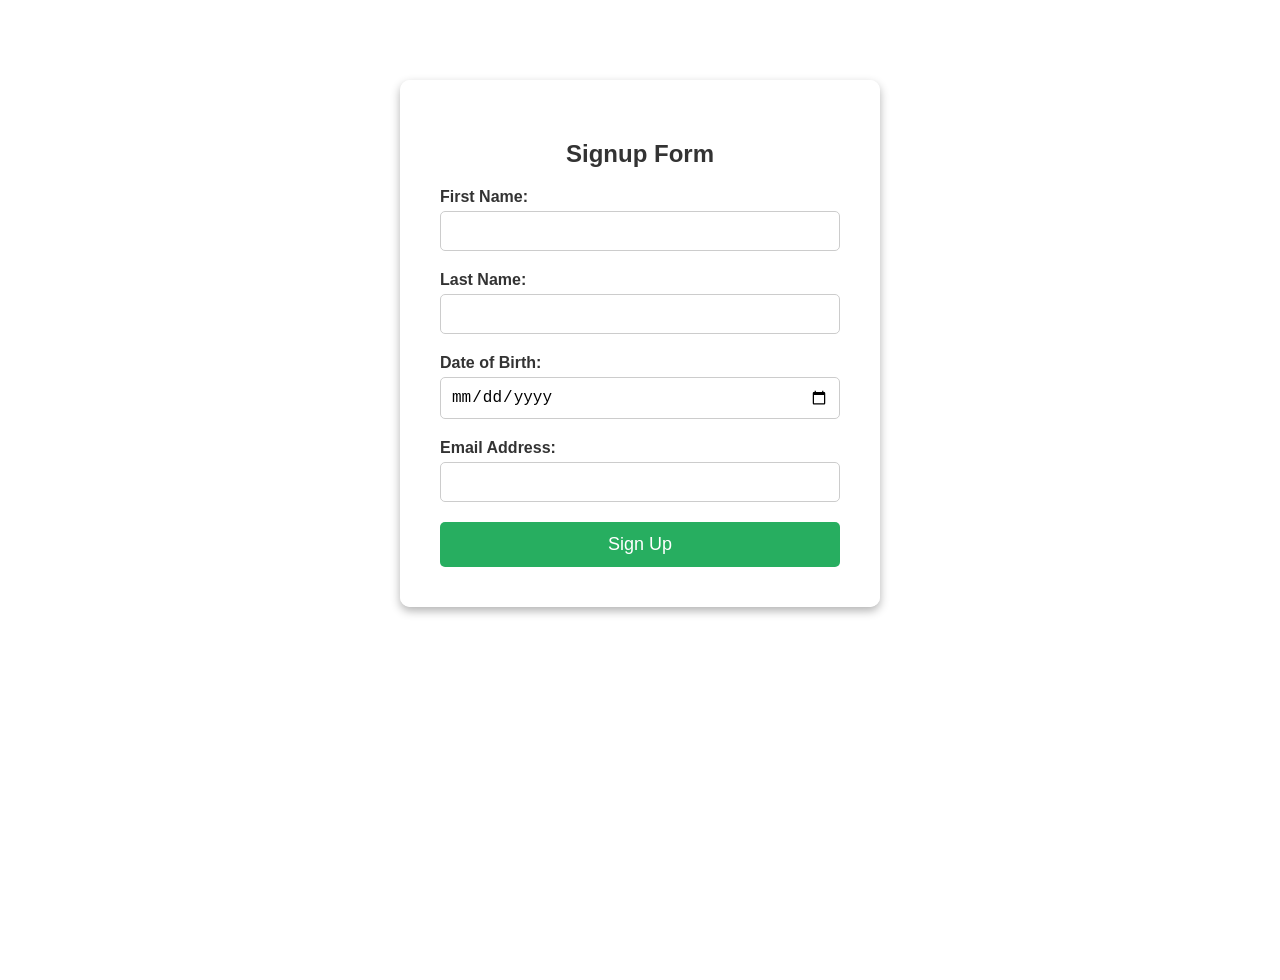
<file: signin.html>
<!DOCTYPE html>
<html lang="en">
<head>
  <meta charset="UTF-8">
  <title>Sign Up</title>
  <link rel="stylesheet" href="signin.css">
</head>
<body>

<div class="background"></div>

<div class="form-container">
  <h2>Signup Form</h2>

  <form action="https://formspree.io/f/xkgrnran" method="POST">
    <label for="fname">First Name:</label>
    <input type="text" id="fname" name="fname" required>

    <label for="lname">Last Name:</label>
    <input type="text" id="lname" name="lname" required>

    <label for="dob">Date of Birth:</label>
    <input type="date" id="dob" name="dob" required>

    <label for="email">Email Address:</label>
    <input type="email" id="email" name="email" required>

    <button type="submit">Sign Up</button>
  </form>
</div>

</body>
</html>
</file>
<file: aboutus.css>
* {
  margin: 0;
  padding: 0;
  box-sizing: border-box;
  font-family: Arial, sans-serif;
}
header {
  background-color: #000;
  padding: 20px 0;
  border-bottom: 1px solid #222;
}

.container {
  max-width: 1200px;
  margin: 0 auto;
  padding: 0 20px;
  display: flex;
  justify-content: space-between;
  align-items: center;
}

.logo {
  font-size: 28px;
  font-weight: bold;
  color: #fff;
}

/* Navigation */
.nav-left {
  display: flex;
  align-items: center;
}

.nav-links {
  display: flex;
  list-style: none;
  margin-left: 40px;
  gap: 30px;
}

.nav-links a {
  text-decoration: none;
  color: #fff;
  font-weight: 500;
  transition: color 0.3s ease;
}

.nav-links a:hover {
  color: #ab9fdf;
}

.nav-right {
  display: flex;
  align-items: center;
  gap: 15px;
}

body {
  line-height: 1.6;
  background-color: #fff;
}

.banner {
  position: relative;
  width: 100%;
  height: 60vh;
  background-size: cover;
  background-position: center;
  color: white;
  display: flex;
  align-items: flex-end;
  padding: 2rem;
}

.about-banner {
  background-image: url('uber5.jpg');
}

.ceo-banner {
  background-image: url('uber17.jpg');
}
.tech-banner {
  background-image: url('uber18.jpg');
}
a {
  color: #007bff;
  text-decoration: none;
}

a:hover {
  text-decoration: underline;
}

button {
  padding: 10px 20px;
  border: none;
  background-color: #000;
  color: #fff;
  border-radius: 5px;
  cursor: pointer;
}

button:hover {
  background-color: #333;
}

/* Section styles */
section {
  padding: 60px 20px;
  text-align: center;
}

.content-section {
  padding: 80px 20px;
}

.white-bg {
  background-color: #fff;
}

/* Banner Sections */
.banner {
  position: relative;
  background-size: cover;
  background-position: center;
  height: 500px;
  display: flex;
  align-items: center;
  justify-content: center;
}

.overlay-text {
  color: white;
  text-align: center;
  background-color: rgba(0,0,0,0.4);
  padding: 30px;
  border-radius: 10px;
}

.hero-banner {
  background-image: url('https://via.placeholder.com/1600x600/ff6666/ffffff?text=Hero+Banner');
}

.tech-banner {
  background-image: url('https://via.placeholder.com/1600x600/222222/ffffff?text=Tech+and+Innovation');
}

/* Flex Row Layouts */
.flex-row {
  display: flex;
  flex-wrap: wrap;
  align-items: center;
  justify-content: center;
  gap: 40px;
}

.flex-row img {
  max-width: 400px;
  width: 100%;
  border-radius: 10px;
}

.text-box {
  max-width: 500px;
  text-align: left;
}

.text-box h2 {
  margin-bottom: 15px;
}

/* Responsive Design */
@media (max-width: 768px) {
  .flex-row {
    flex-direction: column;
  }

  .overlay-text {
    padding: 15px;
  }

  .text-box {
    text-align: center;
  }
}
.overlay-text {
  background-color: rgba(0, 0, 0, 0.5);
  padding: 1rem 2rem;
  border-radius: 10px;
}

.overlay-text.bottom-left {
  align-self: flex-end;
}

.content-section {
  padding: 3rem 2rem;
}

.white-bg {
  background-color: #fff;
  text-align: center;
}

.flex-row {
  display: flex;
  flex-wrap: wrap;
  align-items: center;
  justify-content: center;
  gap: 2rem;
}

.flex-row.reverse {
  flex-direction: row-reverse;
}

.text-box {
  max-width: 500px;
}

.text-box h2 {
  margin-bottom: 1rem;
  color: #111;
}

.text-box p {
  margin-bottom: 1rem;
  color: #333;
}

a {
  color: #005eff;
  text-decoration: none;
  margin-right: 10px;
}

button {
  padding: 0.5rem 1rem;
  background: #000;
  color: white;
  border: none;
  cursor: pointer;
  border-radius: 5px;
}
</file>
<file: business.css>
.business-section {
  background-color: #000;
  color: #fff;
  padding: 60px 20px;
  font-family: 'Segoe UI', Tahoma, Geneva, Verdana, sans-serif;
  margin-top: 30px;
}
/* Headings in Times New Roman */
h1, h2, h3, h4, h5, h6 {
  font-family: 'Times New Roman', Times, serif;
}

/* Body text and paragraphs in Calibri */
body, p, li, a, .nav-links a, .safety-text, .solution-card p, .hero-content p, .get-started-steps li {
  font-family: 'Calibri', sans-serif;
}

.container {
 
  max-width: 1200px;
  margin-top: 30px;
  padding: 0 20px;
  display: flex;
  align-items: center;
  justify-content: space-between;
  background-color: #000;
  margin-bottom: 30px;
}

.logo {
  font-size: 24px;
  font-weight: bold;
  color: #f5f4fe;
}

/* Nav Links */
.nav-left {
  display: flex;
  align-items: center;
}

.nav-links {
  display: flex;
  list-style: none;
  margin-left: 40px;
}

.nav-links li {
  margin-right: 30px;
}

.nav-links a {
  text-decoration: none;
  color: #faf5f5;
  font-weight: 500;
  transition: color 0.3s;
}

.nav-links a:hover {
  color: #ab9fdf;
}
body {
  margin-top: 30px;
  font-family: 'Segoe UI', Tahoma, Geneva, Verdana, sans-serif;
  background-color: #000;
  color: #fff;
}

.hero-section {
  margin-top: 30px;
  display: flex;
  flex-wrap: wrap;
  align-items: center;
  padding: 60px 20px;
}

.hero-content {
  flex: 1 1 50%;
  max-width: 600px;
  padding: 20px;
}

.hero-content h1 {
  font-size: 2.5rem;
  margin-bottom: 20px;
}

.hero-content p {
  font-size: 1rem;
  line-height: 1.6;
  color: #ccc;
  margin-bottom: 30px;
}

.button-group {
  display: flex;
  gap: 15px;
  flex-wrap: wrap;
}

.btn-primary, .btn-secondary {
  text-decoration: none;
  padding: 12px 24px;
  border-radius: 25px;
  font-weight: bold;
  font-size: 1rem;
  transition: background-color 0.3s;
}

.btn-primary {
  background-color: #fff;
  color: #000;
}

.btn-primary:hover {
  background-color: #e0e0e0;
}

.btn-secondary {
  color: #fff;
  border: 2px solid #fff;
}

.btn-secondary:hover {
  background-color: #1a1a1a;
}

.hero-image {
  flex: 1 1 40%;
  text-align: right;
  padding: 20px;
  
}

.hero-image img {
  width: 900px;
  height: auto;
  border-radius: 30px;
}
.solutions-section {
  padding: 60px 20px;
  text-align: center;
}

.solutions-section h2 {
  font-size: 2rem;
  margin-bottom: 40px;
}

.solutions-grid {
  display: flex;
  flex-wrap: wrap;
  gap: 20px;
  justify-content: center;
}

.solution-card {
  background-color: #1a1a1a;
  border-radius: 10px;
  padding: 20px;
  max-width: 300px;
  text-align: left;
}

.solution-card img {
  width: 100%;
  border-radius: 10px;
  margin-bottom: 15px;
}

.solution-card h3 {
  font-size: 1.2rem;
  margin-bottom: 10px;
}

.solution-card p {
  font-size: 0.95rem;
  color: #ccc;
}
.safety-section {
  padding: 60px 20px;
}

.safety-section h2 {
  font-size: 2rem;
  margin-bottom: 40px;
  text-align: center;
}

.safety-content {
  display: flex;
  flex-wrap: wrap;
  align-items: center;
  gap: 20px;
}

.safety-text {
  flex: 1 1 50%;
  font-size: 1rem;
  color: #ccc;
}

.safety-image {
  flex: 1 1 40%;
}

.safety-image img {
  width: 100%;
  border-radius: 10px;
}
.get-started-section {
  padding: 60px 20px;
  text-align: center;
}

.get-started-section h2 {
  font-size: 2rem;
  margin-bottom: 40px;
}

.get-started-steps {
  list-style: decimal inside;
  text-align: left;
  max-width: 600px;
  margin: 0 auto 40px;
  color: #ccc;
}

.get-started-steps li {
  margin-bottom: 15px;
  font-size: 1rem;
}

.get-started-image img {
  width: 100%;
  max-width: 600px;
  border-radius: 10px;
}
</file>
<file: drive.css>
/* Import Google Fonts */
@import url('https://fonts.googleapis.com/css2?family=Roboto:wght@400;700&display=swap');

/* Reset */
* {
    margin: 0;
    padding: 0;
    box-sizing: border-box;
    border-radius: 15px;
}
h1, h2, h3, h4, h5, h6 {
  font-family: 'Times New Roman', serif;
}
a, p, li, button, input, .btn, .details-button, .language-btn {
  font-family: 'Calibri', sans-serif;
  font-size: 15px;
}
body {
    font-family:'calibri',sans-serif;
    background-color: #f9f9f9;
    color: #ffffff;
}

header {
    background-color: #000;
    padding: 10px 20px;
    display: flex;
    justify-content: space-between;
    align-items: center;
}

header img {
    height: 40px;
}
.container {
 
  max-width: 1200px;
  margin: 0 auto;
  padding: 0 20px;
  display: flex;
  align-items: center;
  justify-content: space-between;
}

.logo {
  font-size: 24px;
  font-weight: bold;
}

/* Nav Links */
.nav-left {
    padding-left: 100px;
  display: flex;
  align-items: center;
}

.nav-links {
  display: flex;
  list-style: none;
  margin-left: 40px;
}

.nav-links li {
  margin-right: 30px;
}

.nav-links a {
  text-decoration: none;
  color: #faf5f5;
  font-weight: 500;
  transition: color 0.3s;
}

.nav-links a:hover {
  color: #ab9fdf;
}

.nav-right {
  padding-left: 450px;
  padding-right: 200px;
  display: flex;
  align-items: center;
}

.section {
    padding: 40px 20px;
    background-color: #fff;
    margin-bottom: 20px;
    color: #333;
}

h1 {
    text-align: center;
    margin-bottom: 20px;
    color: #000;
    font-weight: bold;
}

.arrow {
    font-size: 1.5em;
    color: #27ae60;
}

hr {
    border: 1px solid #333;
    width: 50%;
    margin: 20px auto;
}

.content {
    max-width: 800px;
    margin: 0 auto;
}

.content p {
    font-size: 1.1em;
    line-height: 1.6;
    margin-bottom: 15px;
}

.faq-list details {
    margin-bottom: 10px;
    border: 1px solid #ccc;
    border-radius: 5px;
    padding: 10px;
}

.faq-list summary {
    font-size: 1.2em;
    cursor: pointer;
}

.cta {
    text-align: center;
}

.cta img {
    width: 200px;
    margin-bottom: 20px;
}

.features, .benefits, .columns {
    display: flex;
    justify-content: space-around;
    flex-wrap: wrap;
}

.feature, .benefit, .column {
    width: 30%;
    margin-bottom: 20px;
    text-align: center;
}

.feature img, .column i, .benefit i {
    width: 100px;
    height: 100px;
    margin-bottom: 10px;
    color: #27ae60;
    font-size: 2em;
}

.feature h2, .benefit h2, .column h2 {
    margin-bottom: 10px;
    font-weight: bold;
}

.feature p, .column ul, .benefit p {
    font-size: 1em;
}

.column ul {
    list-style-type: none;
    padding: 0;
    text-align: left;
}

.column li {
    margin-bottom: 10px;
}

.learn-more {
    color: #333;
    text-decoration: underline;
    display: inline-block;
    margin: 10px 0;
}

.tab {
    display: flex;
    justify-content: center;
    background-color: #f1f1f1;
    border-bottom: 1px solid #ccc;
}

.tab button {
    background-color: inherit;
    border: none;
    outline: none;
    cursor: pointer;
    padding: 15px 20px;
    font-size: 16px;
    transition: 0.3s;
}

.tab button:hover {
    background-color: #ddd;
}

.tab button.active {
    background-color: #ccc;
}

.tabcontent {
    padding: 20px;
}

.header-graphic {
    background-color: #0072b1;
    height: 100px;
    margin-bottom: 20px;
}

.fixed-cta {
    position: fixed;
    bottom: 20px;
    left: 50%;
    transform: translateX(-50%);
    z-index: 1000;
}

.cta-button {
    display: block;
    padding: 15px 30px;
    background-color: #27ae60;
    color: #fff;
    text-decoration: none;
    border-radius: 5px;
    font-size: 1.2em;
    text-align: center;
    transition: background-color 0.3s;
}

.cta-button:hover {
    background-color: #219653;
}

.black-background {
    background-color: #000;
    color: #fff;
}

@media (max-width: 768px) {
    nav ul {
        flex-direction: column;
        align-items: center;
    }
    nav ul li {
        margin: 10px 0;
    }
    .features, .benefits, .columns {
        flex-direction: column;
        align-items: center;
    }
    .feature, .benefit, .column {
        width: 80%;
    }
    .fixed-cta {
        width: 90%;
        bottom: 10px;
    }
    .cta-button {
        width: 100%;
    }
}
</file>
<file: drivingbasics.css>
/* Reset and base styles */
body {
  margin: 0;
  padding: 0;
  font-family: Calibri, sans-serif;
  background-color: #000;
  color: #fff;
}

h1, h2, h3 {
  font-family: "Times New Roman", serif;
  text-align: center;
  margin-bottom: 20px;
}

p {
  line-height: 1.6;
  margin-bottom: 15px;
}

section {
  padding: 60px 20px;
  background-color: #000;
  color: #fff;
  border-bottom: 1px solid #222;
}

/* Header Styles */
header {
  background-color: #000;
  padding: 20px 0;
  border-bottom: 1px solid #222;
}

.container {
  max-width: 1200px;
  margin: 0 auto;
  padding: 0 20px;
  display: flex;
  justify-content: space-between;
  align-items: center;
}

.logo {
  font-size: 28px;
  font-weight: bold;
  color: #fff;
}

/* Navigation */
.nav-left {
  display: flex;
  align-items: center;
}

.nav-links {
  display: flex;
  list-style: none;
  margin-left: 40px;
  gap: 30px;
}

.nav-links a {
  text-decoration: none;
  color: #fff;
  font-weight: 500;
  transition: color 0.3s ease;
}

.nav-links a:hover {
  color: #ab9fdf;
}

.nav-right {
  display: flex;
  align-items: center;
  gap: 15px;
}

/* Hero Section */
.hero {
  background-color: #000;
  text-align: center;
  padding: 80px 20px;
}

.hero h1 {
  font-size: 2.5rem;
  margin-bottom: 20px;
}

.hero p {
  font-size: 1.2rem;
  margin-bottom: 30px;
}

.hero button {
  background-color: #fff;
  color: #000;
  padding: 12px 24px;
  border: none;
  font-weight: bold;
  font-size: 1rem;
  cursor: pointer;
  transition: background 0.3s;
}

.hero button:hover {
  background-color: #ccc;
}

/* Card-style sections (Features, Requirements, Lists) */
.features,
.requirements,
.basics-list,
.trips-list,
.earnings-list {
  display: flex;
  flex-wrap: wrap;
  gap: 30px;
  justify-content: center;
  margin-top: 30px;
}

.features div,
.requirements div,
.basics-list div,
.trips-list div,
.earnings-list div {
  background: #111;
  color: #fff;
  padding: 25px;
  flex: 1 1 250px;
  border-radius: 12px;
  box-shadow: 0 4px 8px rgba(255, 255, 255, 0.05);
  transition: transform 0.3s ease;
}

.features div:hover,
.requirements div:hover,
.basics-list div:hover,
.trips-list div:hover,
.earnings-list div:hover {
  transform: translateY(-5px);
}

/* Footer */
footer {
  background: #000;
  color: #aaa;
  text-align: center;
  padding: 30px 20px;
  font-size: 0.9rem;
  border-top: 1px solid #222;
}
</file>
<file: earnings.css>
/* Base Fonts and Colors */
body {
  font-family: Calibri, sans-serif;
  margin: 0;
  padding: 0;
  background: #000;
  color: #fff;
}

h1, h2, h3 {
  font-family: "Times New Roman", serif;
  color: #fff;
  text-align: center;
  margin-bottom: 20px;
}

p {
  font-size: 1rem;
  line-height: 1.6;
  margin-bottom: 15px;
}

/* Header */
header {
  background-color: #000;
  padding: 20px 0;
  border-bottom: 1px solid #222;
}

.container {
  max-width: 1200px;
  margin: 0 auto;
  padding: 0 20px;
  display: flex;
  justify-content: space-between;
  align-items: center;
}

.logo {
  font-size: 28px;
  font-weight: bold;
  color: aliceblue;
}

/* Navigation */
.nav-left {
  display: flex;
  align-items: center;
  padding-left: 100px;
}

.nav-links {
  display: flex;
  list-style: none;
  margin-left: 40px;
  gap: 30px;
}

.nav-links a {
  text-decoration: none;
  color: #faf5f5;
  font-weight: 500;
  transition: color 0.3s;
}

.nav-links a:hover {
  color: #ab9fdf;
}

.nav-right {
  display: flex;
  align-items: center;
  padding-left: 300px;
  padding-right: 200px;
  margin-bottom: 30px;
}

/* Hero Section */
.hero {
  background: #000;
  color: #fff;
  padding: 80px 20px;
  text-align: center;
  box-shadow: 0 2px 4px rgba(255,255,255,0.05);
}

.hero h1 {
  font-size: 2.5rem;
  margin-bottom: 20px;
}

.hero p {
  font-size: 1.2rem;
  margin-bottom: 30px;
}

.btn {
  padding: 12px 24px;
  background: #fff;
  color: #000;
  border: none;
  cursor: pointer;
  font-weight: bold;
  margin-top: 20px;
  transition: background 0.3s ease;
}

.btn:hover {
  background-color: #ccc;
}
.promo-content {
  display: flex;
  flex-direction: row;
  gap: 30px;
  align-items: center;
  flex-wrap: wrap; /* makes it responsive */
  margin-top: 30px;
}

.promo-content img {
  width: 550px;
  border-radius: 20px;
  height: 400px;
  box-shadow: 0 4px 8px rgba(255, 255, 255, 0.05);
}

.promo-text {
  flex: 1;
  min-width: 280px;
}

.promo-text ul {
  padding-left: 20px;
}

.promo-text li {
  margin-bottom: 10px;
}

/* Section Styling */
.earnings-section,
.promotions,
.ways-to-earn,
.payments {
  padding: 60px 20px;
  background: #000;
  color: #fff;
  border-bottom: 1px solid #222;
}

.earnings-grid,
.ways-grid,
.pay-grid {
  display: grid;
  gap: 30px;
  margin-top: 30px;
}

.earnings-grid {
  grid-template-columns: repeat(auto-fit, minmax(250px, 1fr));
}

.ways-grid,
.pay-grid {
  grid-template-columns: repeat(auto-fit, minmax(300px, 1fr));
}

.earnings-grid div,
.ways-grid div,
.pay-grid div {
  background-color: #111;
  color: #fff;
  padding: 25px;
  border-radius: 12px;
  box-shadow: 0 4px 8px rgba(255, 255, 255, 0.05);
  transition: transform 0.3s ease;
}

.earnings-grid div:hover,
.ways-grid div:hover,
.pay-grid div:hover {
  transform: translateY(-5px);
}

/* Images */
img {
  width:350px;
  height: 300px;
  border-radius: 20px;
}

/* Footer */
footer {
  text-align: center;
  padding: 30px 20px;
  background: #000;
  color: #aaa;
  border-top: 1px solid #222;
}

/* Responsive Typography */
h1 {
  font-size: 2rem;
}

h2 {
  font-size: 1.5rem;
}
</file>
<file: login.css>
/* Background Image with Blur */
body, html {
    height: 100%;
    margin: 0;
    font-family: 'Roboto', sans-serif;
    position: relative;
}

.background {
    background: url('https://images.unsplash.com/photo-1525609004556-c46c7d6cf023?ixlib=rb-4.0.3&auto=format&fit=crop&w=1350&q=80') no-repeat center center/cover;
    filter: blur(8px);
    height: 100%;
    width: 100%;
    position: fixed;
    z-index: -1;
}

/* Form Styling */
.form-container {
    background: rgba(255, 255, 255, 0.9);
    padding: 40px;
    border-radius: 10px;
    max-width: 400px;
    margin: 80px auto;
    box-shadow: 0 4px 10px rgba(0,0,0,0.3);
}

h2 {
    text-align: center;
    margin-bottom: 20px;
    color: #333;
}

form {
    display: flex;
    flex-direction: column;
}

label {
    font-weight: bold;
    margin-bottom: 5px;
    color: #333;
}

input[type="text"],
input[type="password"] {
    padding: 10px;
    margin-bottom: 20px;
    border: 1px solid #ccc;
    border-radius: 5px;
    font-size: 16px;
}

button {
    background-color: #27ae60;
    color: white;
    border: none;
    padding: 12px;
    border-radius: 5px;
    font-size: 18px;
    cursor: pointer;
    transition: background-color 0.3s;
}

button:hover {
    background-color: #219653;
}

/* Link under the button */
.signup-link {
    text-align: center;
    margin-top: 15px;
}

.signup-link a {
    color: #27ae60;
    text-decoration: none;
    font-weight: bold;
}

.signup-link a:hover {
    text-decoration: underline;
}
</file>
<file: ride.css>
body {
  font-family: Arial, sans-serif;
  background-color: #fafafa;
  margin: 0;
  padding: 0;
  display: flex;
  justify-content: center;
  align-items: center;
  height: 100vh;
}

.container {
  background: white;
  padding: 30px;
  border-radius: 10px;
  box-shadow: 0px 0px 10px rgba(0,0,0,0.1);
  width: 350px;
  text-align: center;
}

h2 {
  margin-bottom: 20px;
}

input[type="text"] {
  width: 100%;
  padding: 12px;
  margin-bottom: 15px;
  border-radius: 8px;
  border: 1px solid #ccc;
}

button {
  width: 100%;
  padding: 12px;
  border: none;
  border-radius: 8px;
  font-size: 16px;
  cursor: pointer;
  margin-bottom: 15px;
}

#continueBtn {
  background-color: black;
  color: white;
}

.divider {
  display: flex;
  align-items: center;
  text-align: center;
  margin: 20px 0;
}

.divider::before, .divider::after {
  content: '';
  flex: 1;
  border-bottom: 1px solid #ccc;
}

.divider span {
  margin: 0 10px;
  color: #666;
}

.social-btn {
  display: flex;
  align-items: center;
  justify-content: center;
  gap: 10px;
  background-color: #f5f5f5;
}

.social-btn img {
  width: 20px;
  height: 20px;
}

.qr-btn {
  background-color: #f5f5f5;
  display: flex;
  align-items: center;
  justify-content: center;
  gap: 10px;
}

.qr-btn img {
  width: 20px;
  height: 20px;
}

.consent-text {
  font-size: 12px;
  color: #777;
  margin-top: 20px;
}
</file>
<file: safety.css>
* {
  margin: 0;
  padding: 0;
  box-sizing: border-box;
}

body {
  background-color: #000;
  color: #fff;
  font-family: 'Calibri', sans-serif;
  line-height: 1.6;
}

h1, h2, h3, h4 {
  font-family: 'Times New Roman', serif;
}
header {
  background-color: #111;
  padding: 15px 30px;
  display: flex;
  justify-content: space-between;
  align-items: center;
}

header img {
  height: 40px;
}

/* Container */
.container {
  max-width: 1200px;
  margin: 0 auto;
  padding: 0 20px;
  display: flex;
  justify-content: space-between;
  align-items: center;
}

/* Navigation */
.nav-left {
  display: flex;
  align-items: center;
  padding-left: 50px;
}

.nav-links {
  display: flex;
  list-style: none;
  margin-left: 40px;
}

.nav-links li {
  margin-right: 30px;
}

.nav-links a {
  text-decoration: none;
  color: #f0f0f0;
  font-weight: 500;
  transition: color 0.3s ease;
}

.nav-links a:hover {
  color: #ab9fdf;
}

.nav-right {
  display: flex;
  align-items: center;
  padding-right: 50px;
}
.hero {
  text-align: center;
  padding: 40px 20px;
  background-color: #111;
}

.hero h1 {
  font-size: 2.5rem;
  margin-bottom: 10px;
}

.hero p {
  font-size: 1.2rem;
  margin-bottom: 20px;
}

header.hero button {
  background-color: #fff;
  color: #000;
  border: none;
  padding: 12px 24px;
  font-size: 1rem;
  cursor: pointer;
  border-radius: 5px;
}

.features, .safety, .thanks, .tips, .community {
  padding: 40px 20px;
  background-color: #fffefe;
  color: #000;
}
.features-image {
  text-align: center;
  margin-bottom: 30px;
}

.features-image img {
  width: 550px;
  height: 400px;
  border-radius: 20px;
  box-shadow: 0 0 10px rgba(255, 255, 255, 0.2);
}

.features h2, .safety h2, .thanks h2, .community h2 {
  font-size: 2rem;
  margin-bottom: 20px;
}

.feature-group, .safety-grid, .tips {
  display: flex;
  flex-wrap: wrap;
  gap: 20px;
}

.feature-group > div, .safety-grid > div, .tips > div {
  flex: 1 1 300px;
  background-color: #000000;
  color: aliceblue;
  padding: 20px;
  border-radius: 10px;
}

.tips > div {
  background-color: #222;
}

.community a {
  display: inline-block;
  margin-top: 10px;
  color: #4aa1f3;
  text-decoration: underline;
}
</file>
<file: signin.css>
/* Background Image with Blur */
body, html {
    height: 100%;
    margin: 0;
    font-family: 'Roboto', sans-serif;
    position: relative;
}

.background {
    background: url('https://images.unsplash.com/photo-1503736334956-4c8f8e92946d?ixlib=rb-4.0.3&auto=format&fit=crop&w=1350&q=80') no-repeat center center/cover;
    filter: blur(8px);
    height: 100%;
    width: 100%;
    position: fixed;
    z-index: -1;
}

/* Form Styling */
.form-container {
    background: rgba(255, 255, 255, 0.9);
    padding: 40px;
    border-radius: 10px;
    max-width: 400px;
    margin: 80px auto;
    box-shadow: 0 4px 10px rgba(0,0,0,0.3);
}

h2 {
    text-align: center;
    margin-bottom: 20px;
    color: #333;
}

form {
    display: flex;
    flex-direction: column;
}

label {
    font-weight: bold;
    margin-bottom: 5px;
    color: #333;
}

input[type="text"],
input[type="date"],
input[type="email"] {
    padding: 10px;
    margin-bottom: 20px;
    border: 1px solid #ccc;
    border-radius: 5px;
    font-size: 16px;
}

button {
    background-color: #27ae60;
    color: white;
    border: none;
    padding: 12px;
    border-radius: 5px;
    font-size: 18px;
    cursor: pointer;
    transition: background-color 0.3s;
}

button:hover {
    background-color: #219653;
}
</file>
